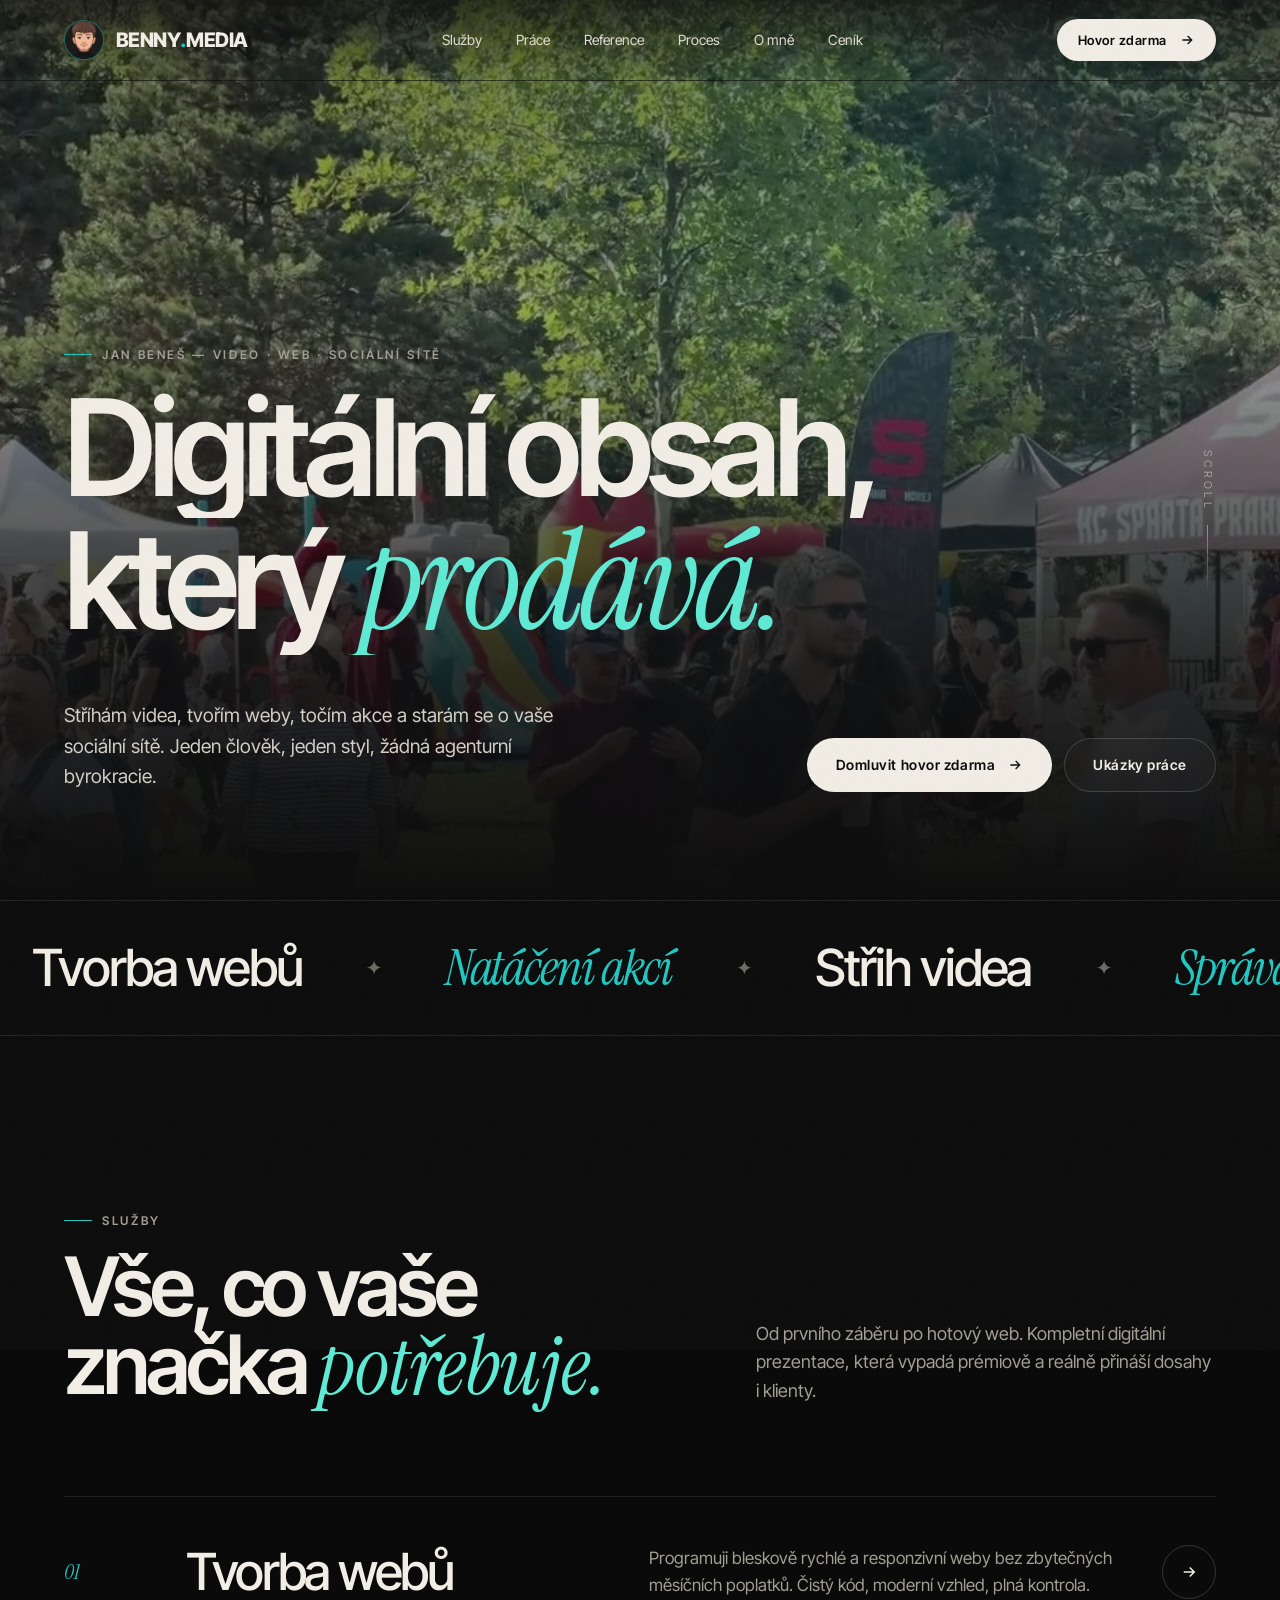
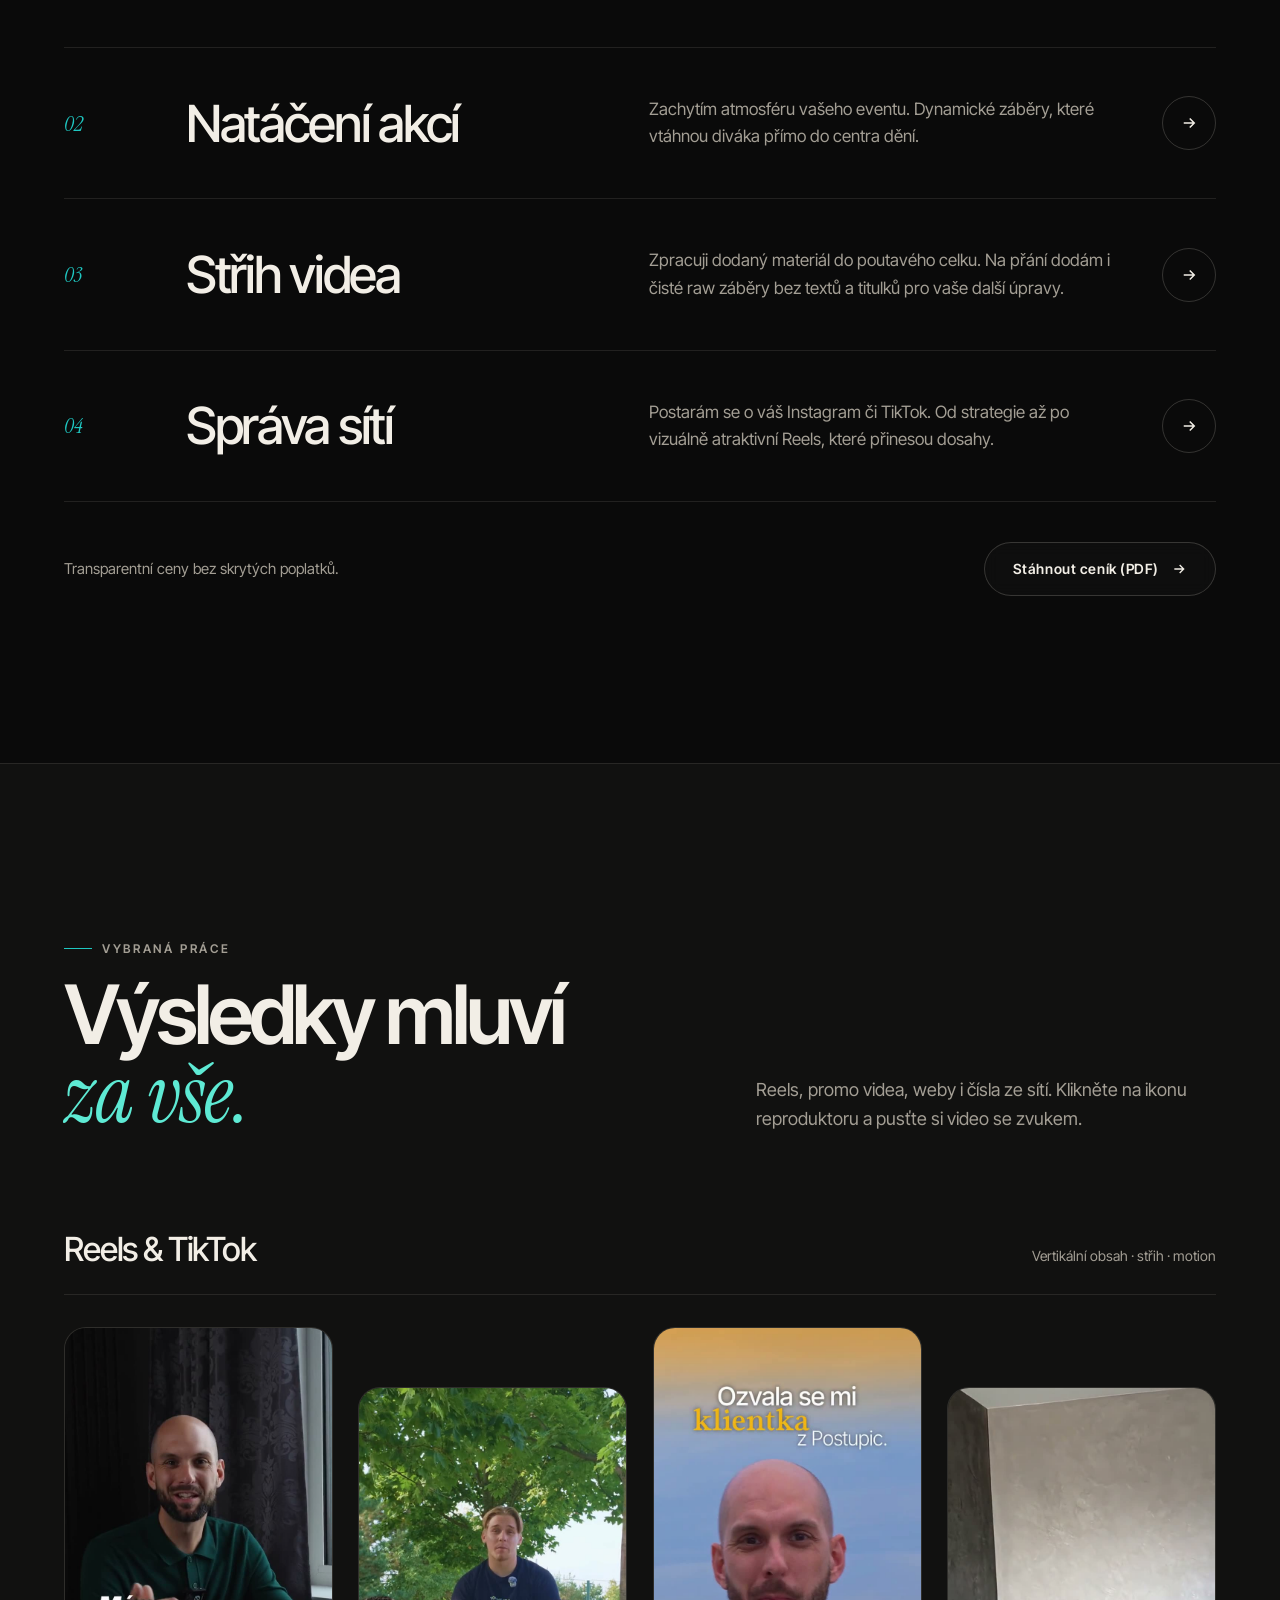
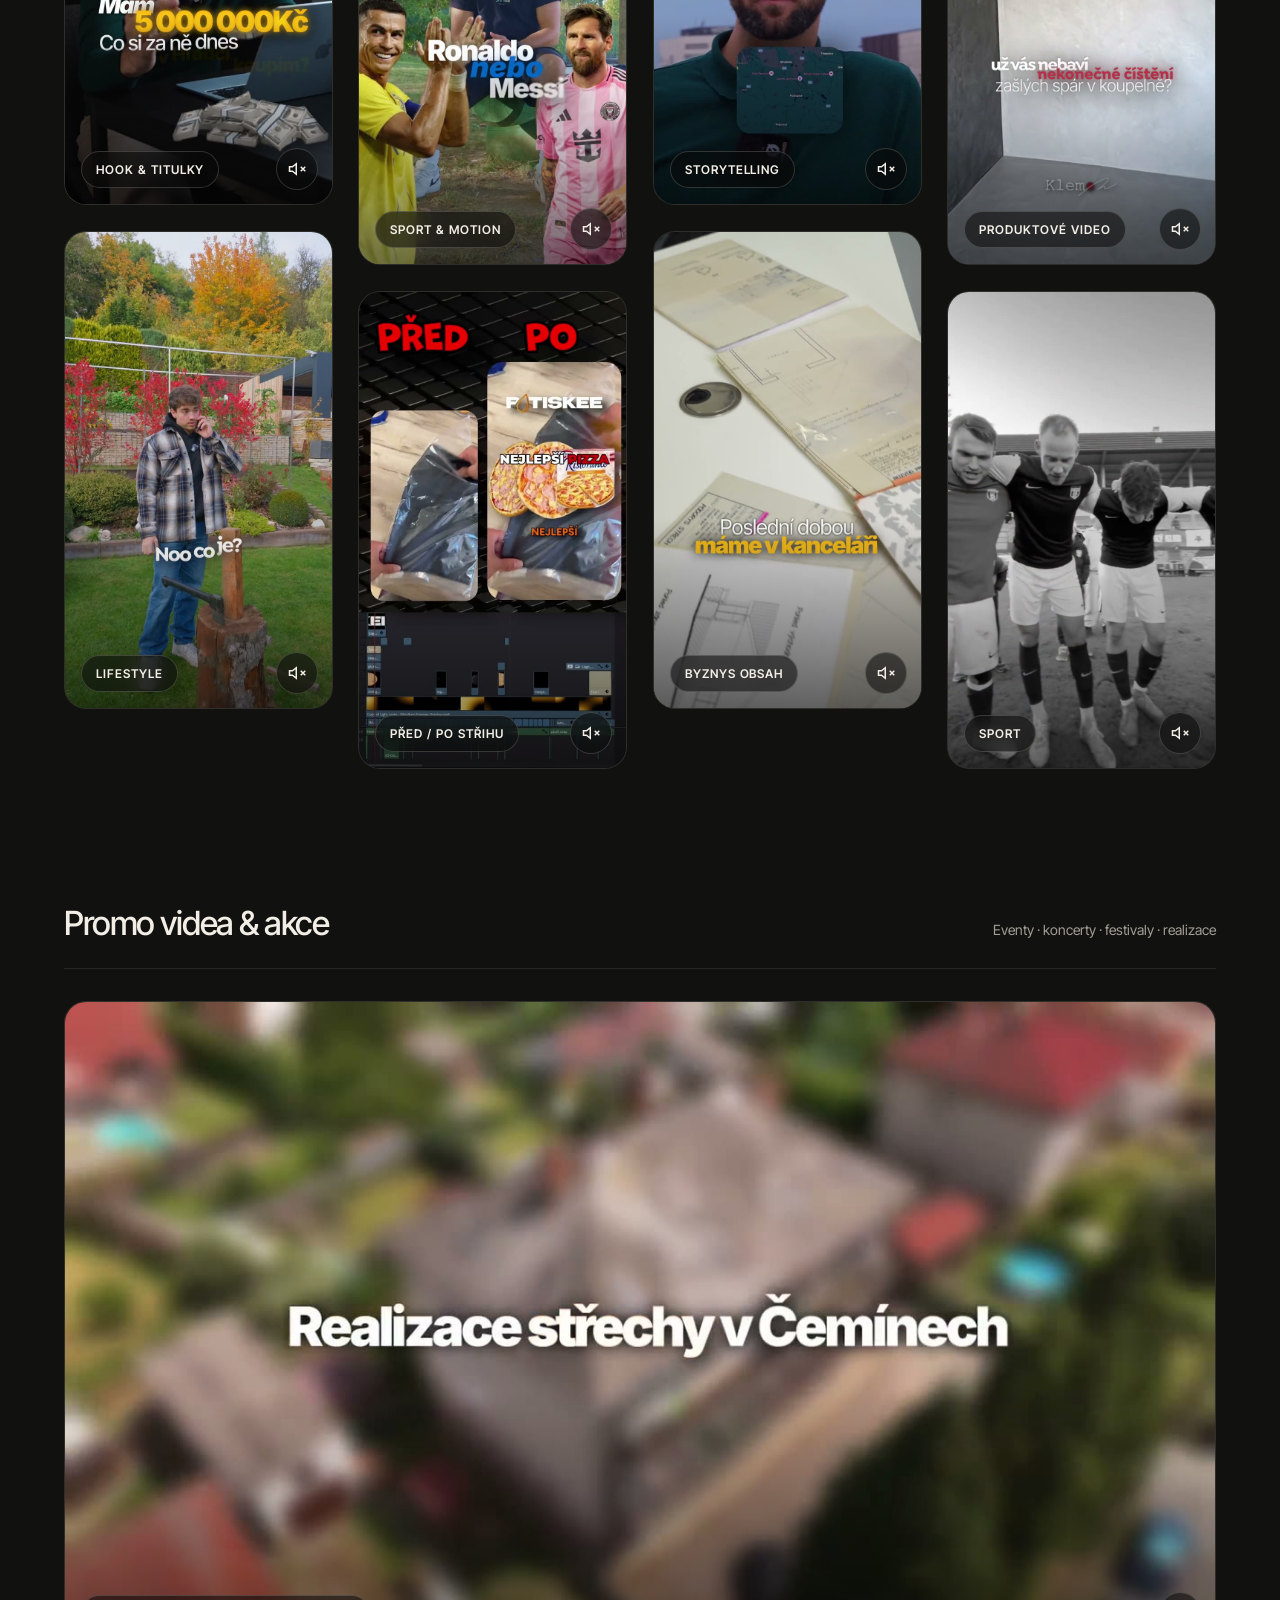
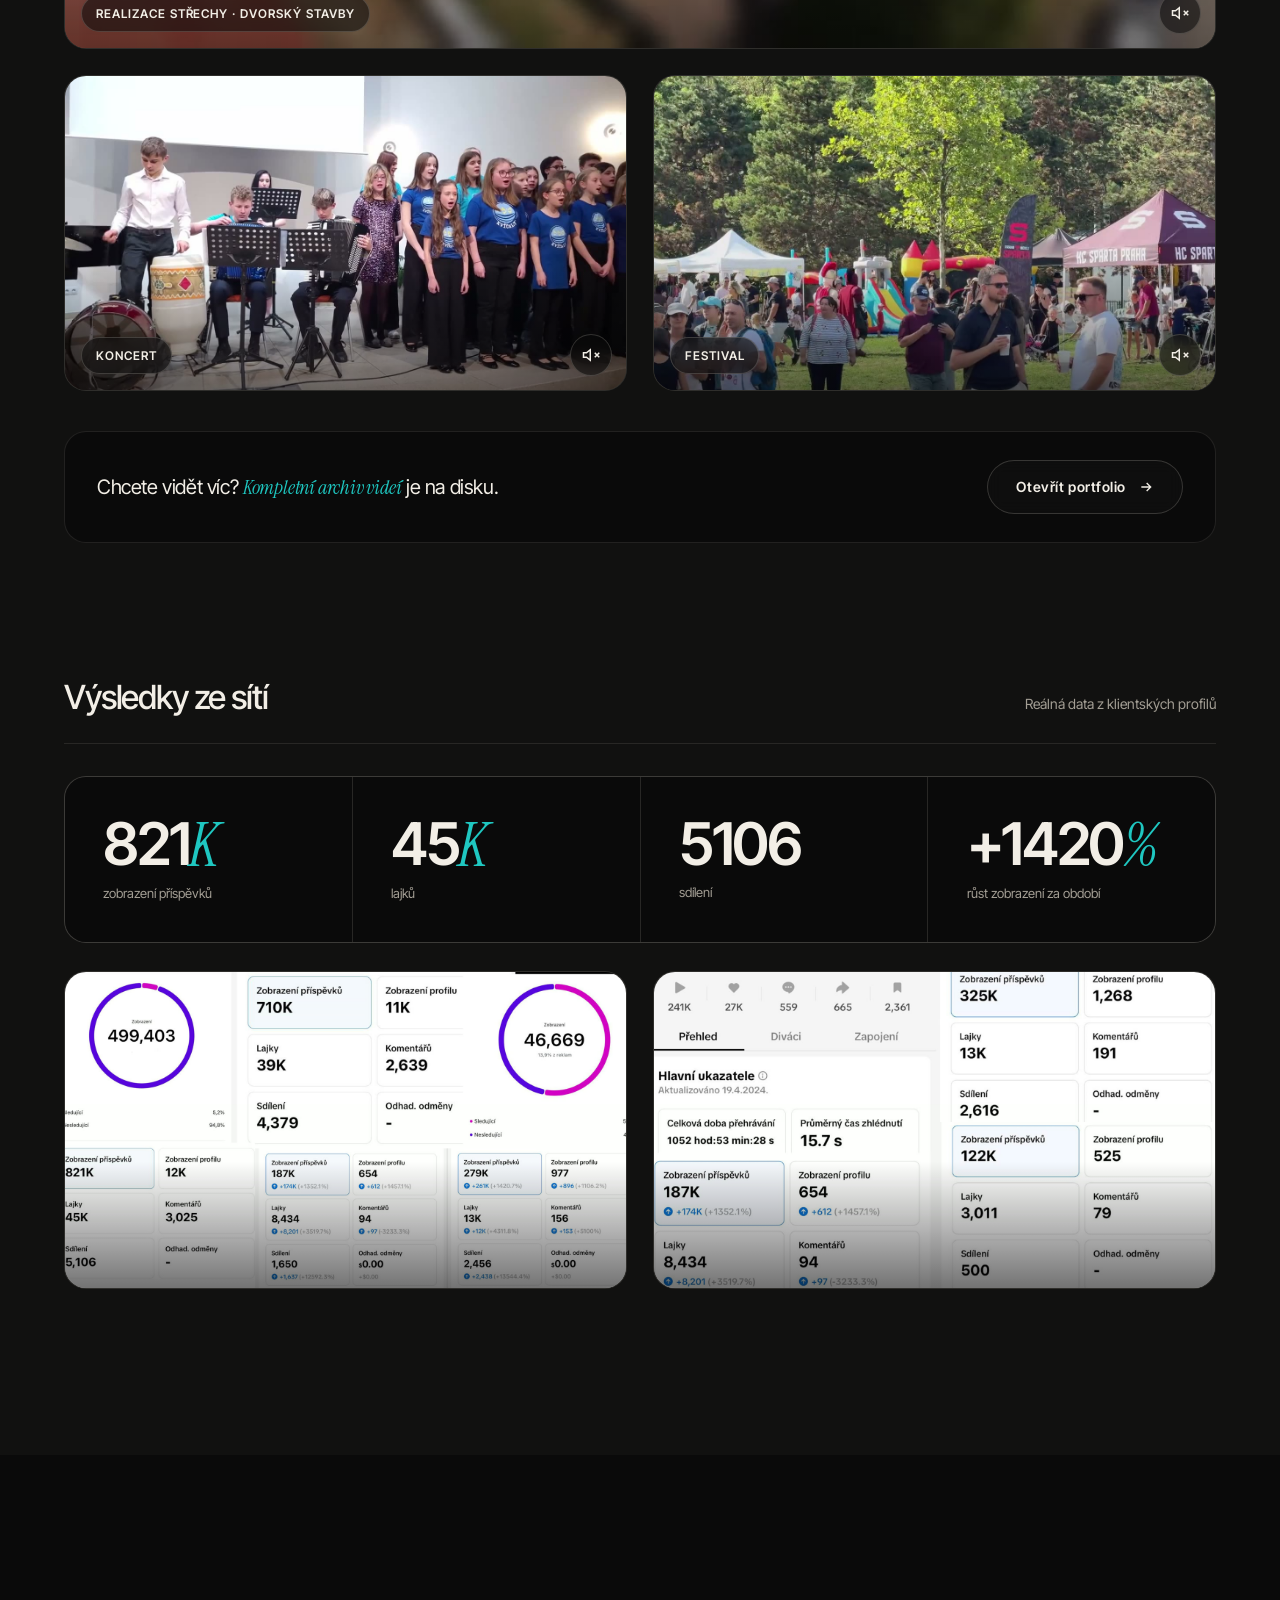
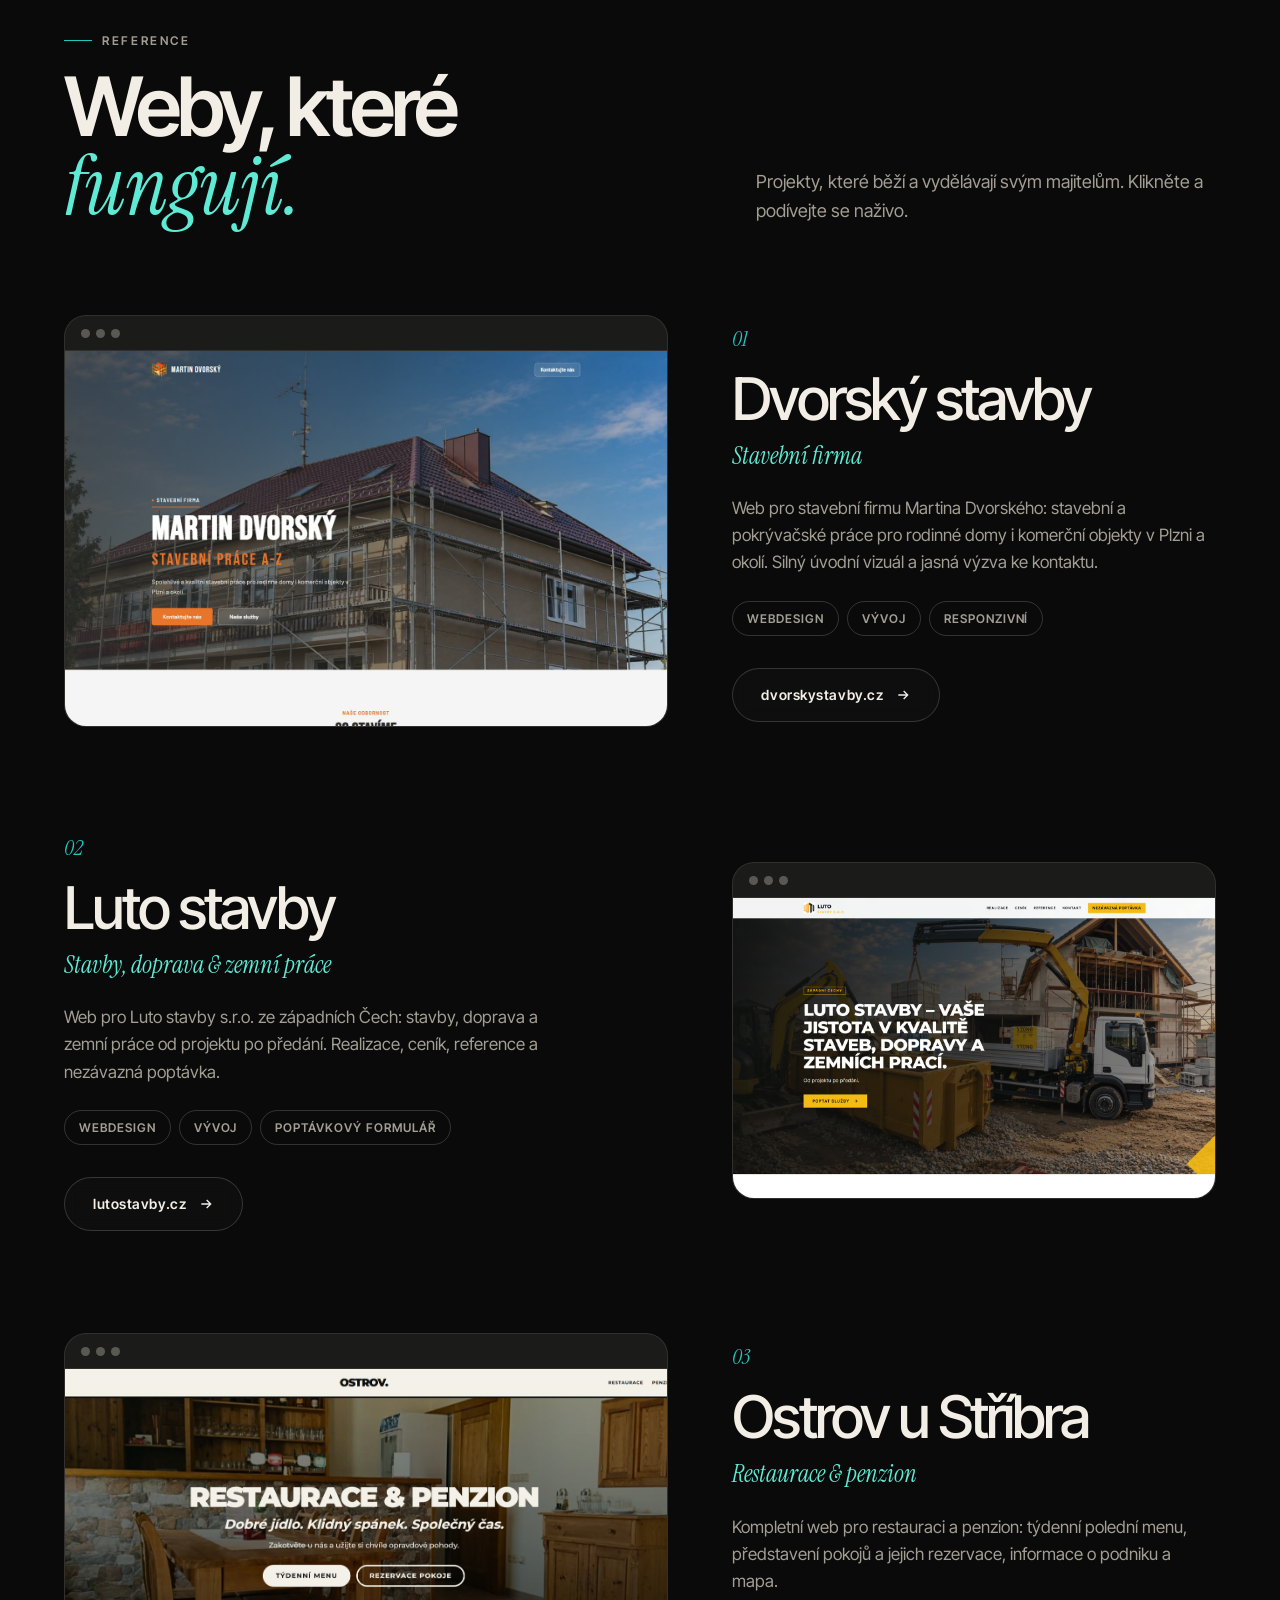
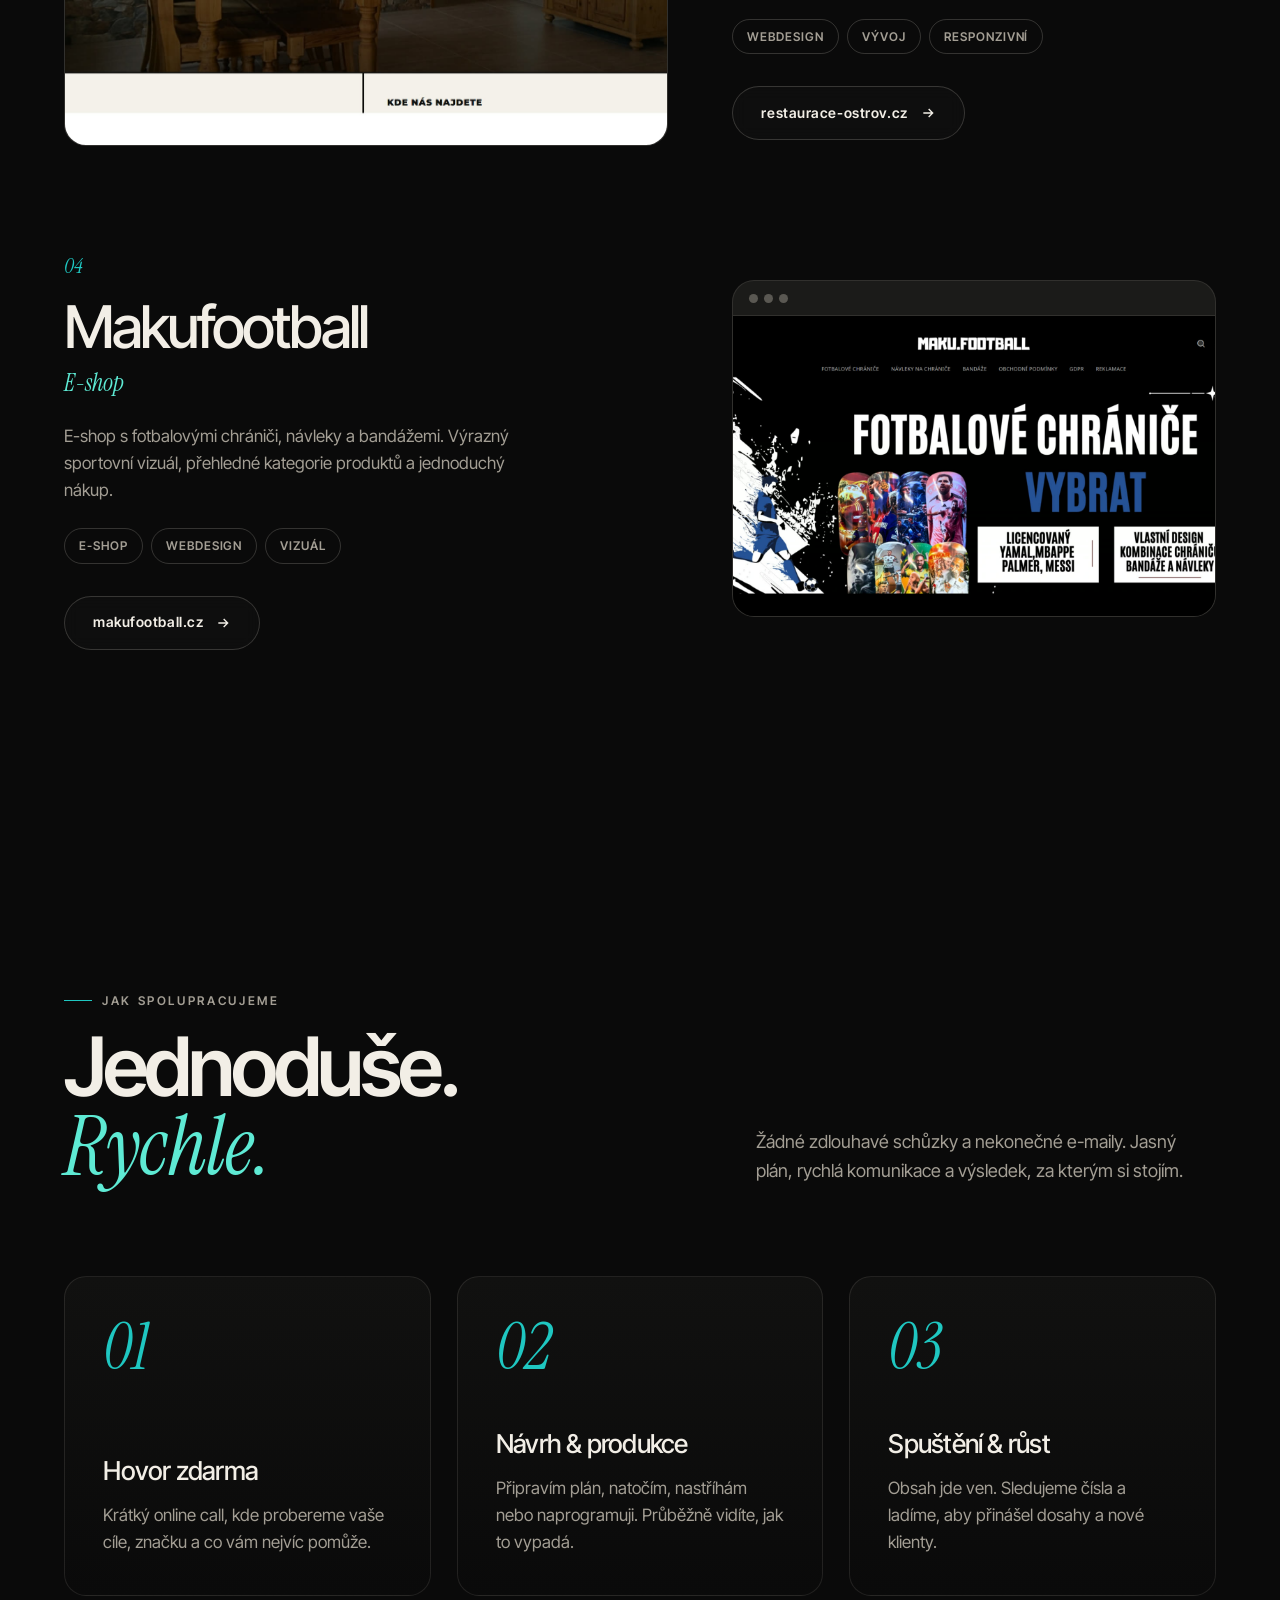
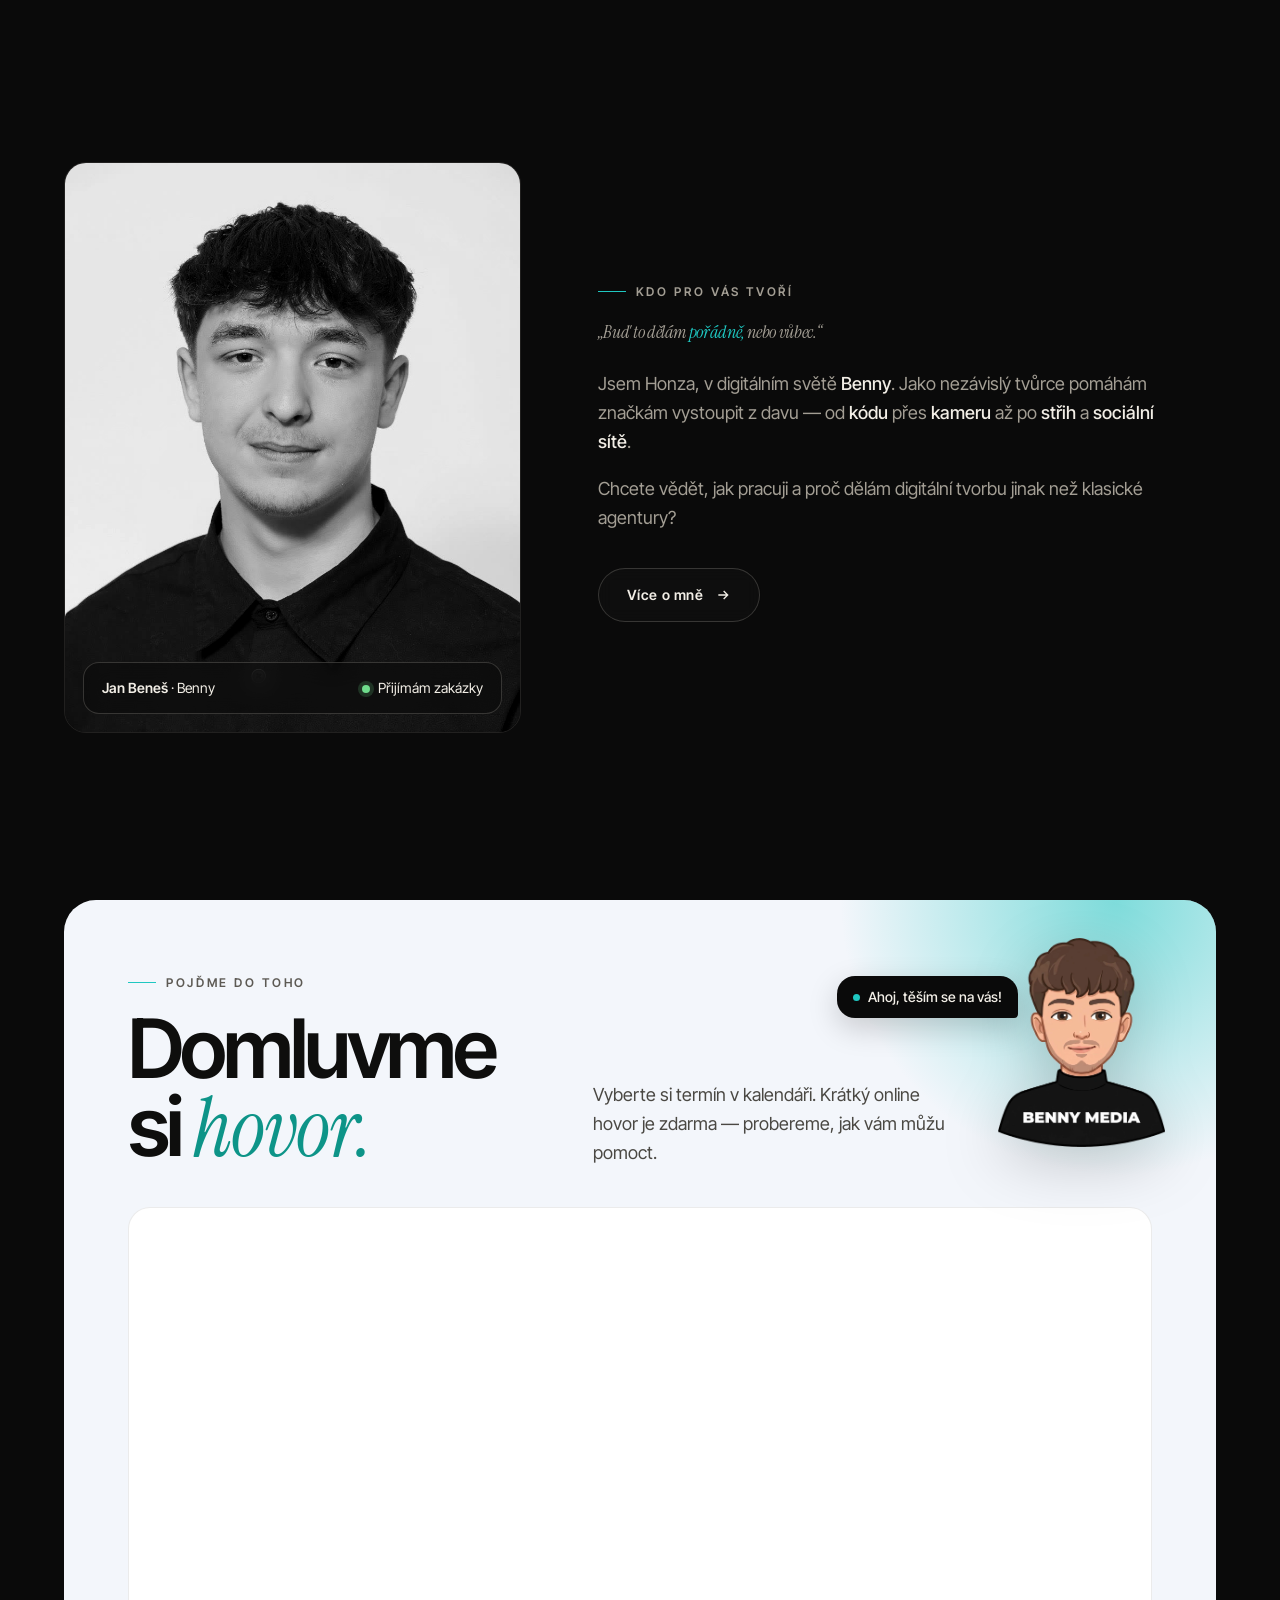
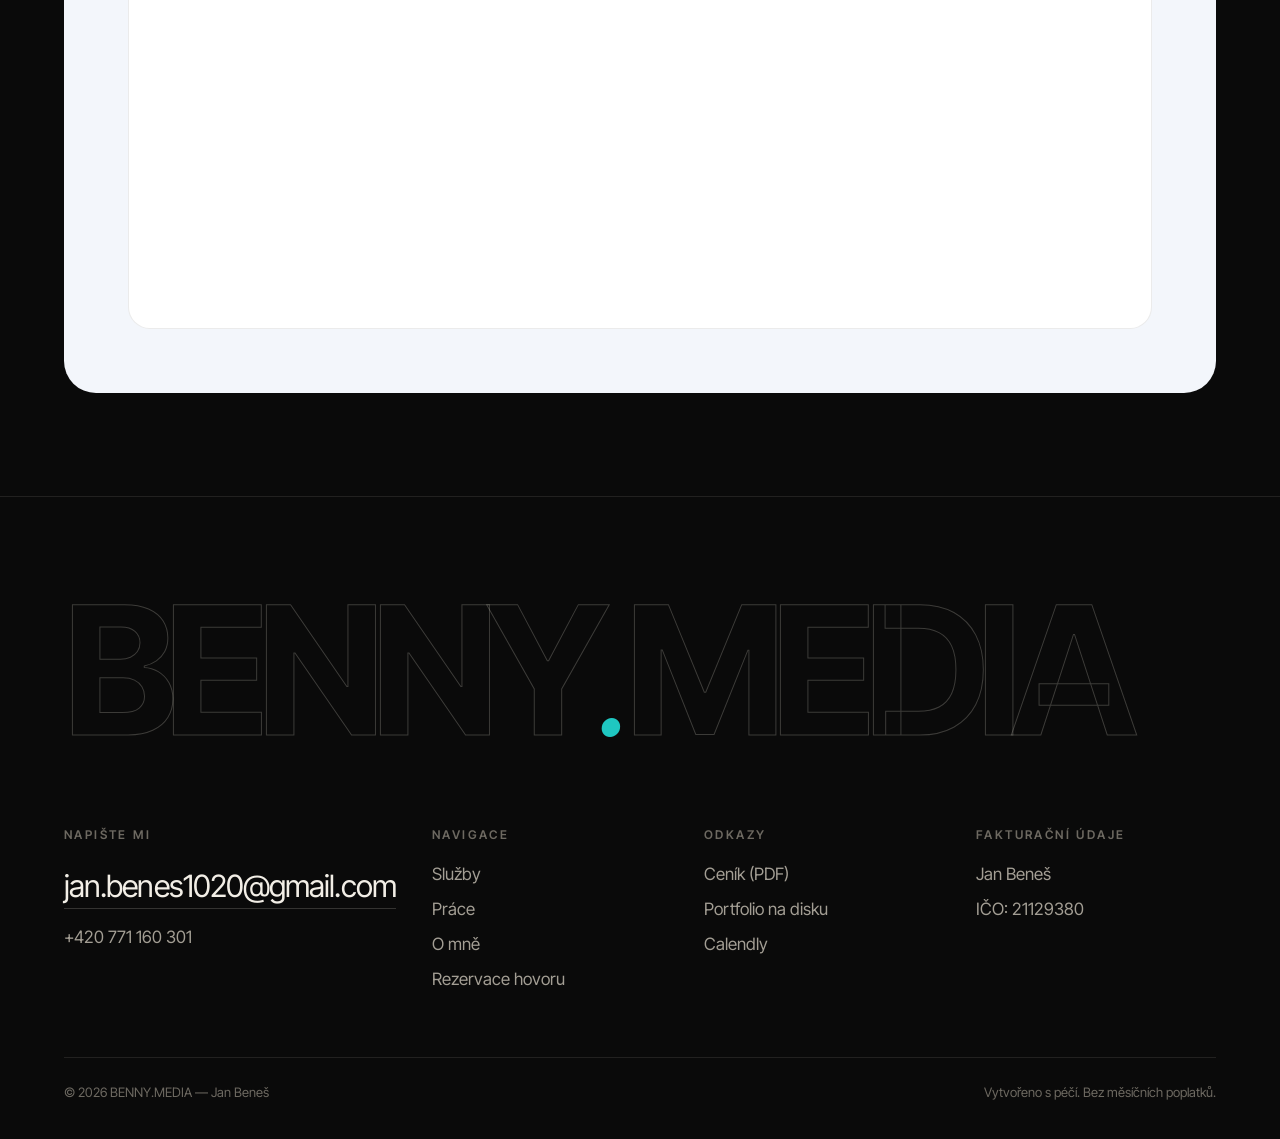
<file: index.html>
<!DOCTYPE html>
<html lang="cs">
<head>
  <meta charset="UTF-8">
  <meta name="viewport" content="width=device-width, initial-scale=1.0">
  <title>Tvorba webů, střih videa a správa sítí | BENNY.MEDIA</title>
  <meta name="description" content="Jan Beneš (BENNY.MEDIA): rychlé weby bez měsíčních poplatků, střih videa a reels, natáčení akcí a správa Instagramu a TikToku. Domluvte si hovor zdarma.">
  <meta name="author" content="Jan Beneš">
  <meta name="robots" content="index, follow, max-image-preview:large, max-snippet:-1, max-video-preview:-1">
  <meta name="theme-color" content="#0a0a0a">
  <link rel="canonical" href="https://bennymedia.cz/">

  <meta property="og:site_name" content="BENNY.MEDIA">
  <meta property="og:locale" content="cs_CZ">
  <meta property="og:type" content="website">
  <meta property="og:url" content="https://bennymedia.cz/">
  <meta property="og:title" content="BENNY.MEDIA — Tvorba webů, střih videa a správa sítí">
  <meta property="og:description" content="Weby bez měsíčních poplatků, videa, která drží pozornost, a sociální sítě, které rostou.">
  <meta property="og:image" content="https://bennymedia.cz/assets/img/og-image.jpg">
  <meta property="og:image:width" content="1200">
  <meta property="og:image:height" content="630">
  <meta property="og:image:alt" content="BENNY.MEDIA — Digitální obsah, který prodává">
  <meta name="twitter:card" content="summary_large_image">
  <meta name="twitter:title" content="BENNY.MEDIA — Tvorba webů, střih videa a správa sítí">
  <meta name="twitter:description" content="Weby bez měsíčních poplatků, videa, která drží pozornost, a sociální sítě, které rostou.">
  <meta name="twitter:image" content="https://bennymedia.cz/assets/img/og-image.jpg">

  <script type="application/ld+json">
  {
    "@context": "https://schema.org",
    "@graph": [
      {
        "@type": "WebSite",
        "@id": "https://bennymedia.cz/#website",
        "url": "https://bennymedia.cz/",
        "name": "BENNY.MEDIA",
        "inLanguage": "cs-CZ",
        "publisher": { "@id": "https://bennymedia.cz/#business" }
      },
      {
        "@type": "ProfessionalService",
        "@id": "https://bennymedia.cz/#business",
        "name": "BENNY.MEDIA",
        "alternateName": "Jan Beneš — BENNY.MEDIA",
        "url": "https://bennymedia.cz/",
        "logo": "https://bennymedia.cz/assets/img/avatar-sm.png",
        "image": "https://bennymedia.cz/assets/img/og-image.jpg",
        "description": "Tvorba rychlých webů bez měsíčních poplatků, střih videa a reels, natáčení akcí a správa sociálních sítí.",
        "email": "jan.benes1020@gmail.com",
        "telephone": "+420771160301",
        "taxID": "21129380",
        "areaServed": { "@type": "Country", "name": "Česká republika" },
        "founder": { "@id": "https://bennymedia.cz/#jan" },
        "knowsLanguage": "cs",
        "hasOfferCatalog": {
          "@type": "OfferCatalog",
          "name": "Služby",
          "itemListElement": [
            { "@type": "Offer", "itemOffered": { "@type": "Service", "name": "Tvorba webů", "description": "Rychlé a responzivní weby bez měsíčních poplatků." } },
            { "@type": "Offer", "itemOffered": { "@type": "Service", "name": "Natáčení akcí", "description": "Dynamické záběry z eventů, koncertů a festivalů." } },
            { "@type": "Offer", "itemOffered": { "@type": "Service", "name": "Střih videa", "description": "Střih reels, promo videí a dodaného materiálu." } },
            { "@type": "Offer", "itemOffered": { "@type": "Service", "name": "Správa sociálních sítí", "description": "Strategie a tvorba obsahu pro Instagram a TikTok." } }
          ]
        }
      },
      {
        "@type": "Person",
        "@id": "https://bennymedia.cz/#jan",
        "name": "Jan Beneš",
        "alternateName": "Benny",
        "jobTitle": "Tvůrce webů a videoobsahu",
        "image": "https://bennymedia.cz/assets/img/profilovka.jpg",
        "url": "https://bennymedia.cz/o-mne.html",
        "worksFor": { "@id": "https://bennymedia.cz/#business" }
      }
    ]
  }
  </script>

  <link rel="icon" type="image/png" href="assets/img/avatar-sm.png">
  <link rel="apple-touch-icon" href="assets/img/avatar-sm.png">
  <link rel="preconnect" href="https://fonts.googleapis.com">
  <link rel="preconnect" href="https://fonts.gstatic.com" crossorigin>
  <link href="https://fonts.googleapis.com/css2?family=Instrument+Serif:ital@0;1&family=Inter+Tight:wght@400;500;600;700;800&display=swap" rel="stylesheet">
  <link rel="preload" as="image" href="assets/img/promo-2-poster.jpg" fetchpriority="high">
  <link rel="stylesheet" href="assets/css/style.css">
</head>
<body>

  <!-- NAV -->
  <header class="nav">
    <div class="container nav-inner">
      <a href="/" class="logo" aria-label="BENNY.MEDIA domů"><img class="logo-avatar" src="assets/img/avatar-sm.webp" alt="" width="40" height="40">BENNY<span>.</span>MEDIA</a>
      <nav class="nav-links" aria-label="Hlavní navigace">
        <a href="#sluzby">Služby</a>
        <a href="#prace">Práce</a>
        <a href="#reference">Reference</a>
        <a href="#proces">Proces</a>
        <a href="o-mne.html">O mně</a>
        <a href="Cenik_Jan_Benes_Prehledny.pdf" target="_blank" rel="noopener">Ceník</a>
      </nav>
      <div class="nav-cta">
        <a href="#rezervace" class="btn btn-primary btn-sm">Hovor zdarma
          <svg viewBox="0 0 24 24" fill="none" stroke="currentColor" stroke-width="2"><path d="M5 12h14M13 6l6 6-6 6"/></svg>
        </a>
        <button class="burger" aria-label="Menu" aria-expanded="false"><span></span><span></span></button>
      </div>
    </div>
  </header>

  <div class="mobile-menu" aria-hidden="true">
    <a class="big" href="#sluzby">Služby</a>
    <a class="big" href="#prace"><em>Práce</em></a>
    <a class="big" href="#reference">Reference</a>
    <a class="big" href="#proces">Proces</a>
    <a class="big" href="o-mne.html"><em>O mně</em></a>
    <a class="big" href="#rezervace">Kontakt</a>
    <div class="meta">
      <a href="Cenik_Jan_Benes_Prehledny.pdf" target="_blank" rel="noopener">Stáhnout ceník (PDF) ↗</a><br>
      <a href="mailto:jan.benes1020@gmail.com">jan.benes1020@gmail.com</a>
    </div>
  </div>

  <main>
    <!-- HERO -->
    <section class="hero">
      <div class="hero-media">
        <video autoplay muted loop playsinline preload="auto" poster="assets/img/promo-2-poster.jpg">
          <source src="assets/media/hero.mp4" type="video/mp4">
        </video>
      </div>
      <div class="scroll-hint">Scroll</div>

      <div class="container hero-content">
        <span class="eyebrow fade-up">Jan Beneš — video · web · sociální sítě</span>
        <h1>
          <span class="line-mask"><span>Digitální obsah,</span></span>
          <span class="line-mask"><span style="--d:.12s">který <span class="serif">prodává.</span></span></span>
        </h1>

        <div class="hero-bottom">
          <p class="hero-lead fade-up" style="--d:.4s">
            Stříhám videa, tvořím weby, točím akce a starám se o vaše sociální sítě. Jeden člověk, jeden styl, žádná agenturní byrokracie.
          </p>
          <div class="hero-actions fade-up" style="--d:.5s">
            <a href="#rezervace" class="btn btn-primary">Domluvit hovor zdarma
              <svg viewBox="0 0 24 24" fill="none" stroke="currentColor" stroke-width="2"><path d="M5 12h14M13 6l6 6-6 6"/></svg>
            </a>
            <a href="#prace" class="btn btn-ghost">Ukázky práce</a>
          </div>
        </div>

      </div>
    </section>

    <!-- MARQUEE -->
    <div class="marquee" aria-hidden="true">
      <div class="marquee-track">
        <span>Tvorba webů</span><span>Natáčení akcí</span><span>Střih videa</span><span>Správa sítí</span><span>Reels &amp; TikTok</span><span>Promo videa</span>
        <span>Tvorba webů</span><span>Natáčení akcí</span><span>Střih videa</span><span>Správa sítí</span><span>Reels &amp; TikTok</span><span>Promo videa</span>
      </div>
    </div>

    <!-- SERVICES -->
    <section id="sluzby" class="section">
      <div class="container">
        <div class="section-head">
          <div class="reveal">
            <span class="eyebrow">Služby</span>
            <h2 class="h2">Vše, co vaše značka <span class="serif">potřebuje.</span></h2>
          </div>
          <p class="reveal" style="--d:.1s">Od prvního záběru po hotový web. Kompletní digitální prezentace, která vypadá prémiově a reálně přináší dosahy i klienty.</p>
        </div>

        <div class="services">
          <article class="service reveal">
            <span class="service-num">01</span>
            <h3>Tvorba webů</h3>
            <p>Programuji bleskově rychlé a responzivní weby bez zbytečných měsíčních poplatků. Čistý kód, moderní vzhled, plná kontrola.</p>
            <span class="service-icon"><svg viewBox="0 0 24 24" fill="none" stroke="currentColor" stroke-width="2"><path d="M5 12h14M13 6l6 6-6 6"/></svg></span>
          </article>
          <article class="service reveal">
            <span class="service-num">02</span>
            <h3>Natáčení akcí</h3>
            <p>Zachytím atmosféru vašeho eventu. Dynamické záběry, které vtáhnou diváka přímo do centra dění.</p>
            <span class="service-icon"><svg viewBox="0 0 24 24" fill="none" stroke="currentColor" stroke-width="2"><path d="M5 12h14M13 6l6 6-6 6"/></svg></span>
          </article>
          <article class="service reveal">
            <span class="service-num">03</span>
            <h3>Střih videa</h3>
            <p>Zpracuji dodaný materiál do poutavého celku. Na přání dodám i čisté raw záběry bez textů a titulků pro vaše další úpravy.</p>
            <span class="service-icon"><svg viewBox="0 0 24 24" fill="none" stroke="currentColor" stroke-width="2"><path d="M5 12h14M13 6l6 6-6 6"/></svg></span>
          </article>
          <article class="service reveal">
            <span class="service-num">04</span>
            <h3>Správa sítí</h3>
            <p>Postarám se o váš Instagram či TikTok. Od strategie až po vizuálně atraktivní Reels, které přinesou dosahy.</p>
            <span class="service-icon"><svg viewBox="0 0 24 24" fill="none" stroke="currentColor" stroke-width="2"><path d="M5 12h14M13 6l6 6-6 6"/></svg></span>
          </article>
        </div>

        <div class="services-foot reveal">
          <span>Transparentní ceny bez skrytých poplatků.</span>
          <a href="Cenik_Jan_Benes_Prehledny.pdf" target="_blank" rel="noopener" class="btn btn-ghost">Stáhnout ceník (PDF)
            <svg viewBox="0 0 24 24" fill="none" stroke="currentColor" stroke-width="2"><path d="M5 12h14M13 6l6 6-6 6"/></svg>
          </a>
        </div>
      </div>
    </section>

    <!-- WORK -->
    <section id="prace" class="section work">
      <div class="container">
        <div class="section-head">
          <div class="reveal">
            <span class="eyebrow">Vybraná práce</span>
            <h2 class="h2">Výsledky mluví <span class="serif">za vše.</span></h2>
          </div>
          <p class="reveal" style="--d:.1s">Reels, promo videa, weby i čísla ze sítí. Klikněte na ikonu reproduktoru a pusťte si video se zvukem.</p>
        </div>

        <!-- Reels -->
        <div class="work-block">
          <div class="work-label reveal"><h3>Reels &amp; TikTok</h3><span>Vertikální obsah · střih · motion</span></div>
          <div class="grid-reels">
            <div class="media vertical reveal">
              <video muted loop playsinline preload="none" poster="assets/img/reels-6-poster.jpg" data-src="assets/media/reels-6.mp4"></video>
              <span class="media-tag">Hook &amp; titulky</span>
              <button class="sound-btn" aria-label="Zapnout zvuk" aria-pressed="false">
                <svg class="off" viewBox="0 0 24 24" fill="none" stroke="currentColor" stroke-width="2"><path d="M11 5 6 9H2v6h4l5 4V5z"/><path d="m23 9-6 6M17 9l6 6"/></svg>
                <svg class="on" viewBox="0 0 24 24" fill="none" stroke="currentColor" stroke-width="2"><path d="M11 5 6 9H2v6h4l5 4V5z"/><path d="M15.5 8.5a5 5 0 0 1 0 7M19 5a10 10 0 0 1 0 14"/></svg>
              </button>
            </div>
            <div class="media vertical reveal" style="--d:.1s">
              <video muted loop playsinline preload="none" poster="assets/img/reels-7-poster.jpg" data-src="assets/media/reels-7.mp4"></video>
              <span class="media-tag">Sport &amp; motion</span>
              <button class="sound-btn" aria-label="Zapnout zvuk" aria-pressed="false">
                <svg class="off" viewBox="0 0 24 24" fill="none" stroke="currentColor" stroke-width="2"><path d="M11 5 6 9H2v6h4l5 4V5z"/><path d="m23 9-6 6M17 9l6 6"/></svg>
                <svg class="on" viewBox="0 0 24 24" fill="none" stroke="currentColor" stroke-width="2"><path d="M11 5 6 9H2v6h4l5 4V5z"/><path d="M15.5 8.5a5 5 0 0 1 0 7M19 5a10 10 0 0 1 0 14"/></svg>
              </button>
            </div>
            <div class="media vertical reveal" style="--d:.2s">
              <video muted loop playsinline preload="none" poster="assets/img/reels-4-poster.jpg" data-src="assets/media/reels-4.mp4"></video>
              <span class="media-tag">Storytelling</span>
              <button class="sound-btn" aria-label="Zapnout zvuk" aria-pressed="false">
                <svg class="off" viewBox="0 0 24 24" fill="none" stroke="currentColor" stroke-width="2"><path d="M11 5 6 9H2v6h4l5 4V5z"/><path d="m23 9-6 6M17 9l6 6"/></svg>
                <svg class="on" viewBox="0 0 24 24" fill="none" stroke="currentColor" stroke-width="2"><path d="M11 5 6 9H2v6h4l5 4V5z"/><path d="M15.5 8.5a5 5 0 0 1 0 7M19 5a10 10 0 0 1 0 14"/></svg>
              </button>
            </div>
            <div class="media vertical reveal" style="--d:.3s">
              <video muted loop playsinline preload="none" poster="assets/img/reels-9-poster.jpg" data-src="assets/media/reels-9.mp4"></video>
              <span class="media-tag">Produktové video</span>
              <button class="sound-btn" aria-label="Zapnout zvuk" aria-pressed="false">
                <svg class="off" viewBox="0 0 24 24" fill="none" stroke="currentColor" stroke-width="2"><path d="M11 5 6 9H2v6h4l5 4V5z"/><path d="m23 9-6 6M17 9l6 6"/></svg>
                <svg class="on" viewBox="0 0 24 24" fill="none" stroke="currentColor" stroke-width="2"><path d="M11 5 6 9H2v6h4l5 4V5z"/><path d="M15.5 8.5a5 5 0 0 1 0 7M19 5a10 10 0 0 1 0 14"/></svg>
              </button>
            </div>
            <div class="media vertical reveal">
              <video muted loop playsinline preload="none" poster="assets/img/reels-8-poster.jpg" data-src="assets/media/reels-8.mp4"></video>
              <span class="media-tag">Lifestyle</span>
              <button class="sound-btn" aria-label="Zapnout zvuk" aria-pressed="false">
                <svg class="off" viewBox="0 0 24 24" fill="none" stroke="currentColor" stroke-width="2"><path d="M11 5 6 9H2v6h4l5 4V5z"/><path d="m23 9-6 6M17 9l6 6"/></svg>
                <svg class="on" viewBox="0 0 24 24" fill="none" stroke="currentColor" stroke-width="2"><path d="M11 5 6 9H2v6h4l5 4V5z"/><path d="M15.5 8.5a5 5 0 0 1 0 7M19 5a10 10 0 0 1 0 14"/></svg>
              </button>
            </div>
            <div class="media vertical reveal" style="--d:.1s">
              <video muted loop playsinline preload="none" poster="assets/img/reels-2-poster.jpg" data-src="assets/media/reels-2.mp4"></video>
              <span class="media-tag">Před / po střihu</span>
              <button class="sound-btn" aria-label="Zapnout zvuk" aria-pressed="false">
                <svg class="off" viewBox="0 0 24 24" fill="none" stroke="currentColor" stroke-width="2"><path d="M11 5 6 9H2v6h4l5 4V5z"/><path d="m23 9-6 6M17 9l6 6"/></svg>
                <svg class="on" viewBox="0 0 24 24" fill="none" stroke="currentColor" stroke-width="2"><path d="M11 5 6 9H2v6h4l5 4V5z"/><path d="M15.5 8.5a5 5 0 0 1 0 7M19 5a10 10 0 0 1 0 14"/></svg>
              </button>
            </div>
            <div class="media vertical reveal" style="--d:.2s">
              <video muted loop playsinline preload="none" poster="assets/img/reels-5-poster.jpg" data-src="assets/media/reels-5.mp4"></video>
              <span class="media-tag">Byznys obsah</span>
              <button class="sound-btn" aria-label="Zapnout zvuk" aria-pressed="false">
                <svg class="off" viewBox="0 0 24 24" fill="none" stroke="currentColor" stroke-width="2"><path d="M11 5 6 9H2v6h4l5 4V5z"/><path d="m23 9-6 6M17 9l6 6"/></svg>
                <svg class="on" viewBox="0 0 24 24" fill="none" stroke="currentColor" stroke-width="2"><path d="M11 5 6 9H2v6h4l5 4V5z"/><path d="M15.5 8.5a5 5 0 0 1 0 7M19 5a10 10 0 0 1 0 14"/></svg>
              </button>
            </div>
            <div class="media vertical reveal" style="--d:.3s">
              <video muted loop playsinline preload="none" poster="assets/img/reels-10-poster.jpg" data-src="assets/media/reels-10.mp4"></video>
              <span class="media-tag">Sport</span>
              <button class="sound-btn" aria-label="Zapnout zvuk" aria-pressed="false">
                <svg class="off" viewBox="0 0 24 24" fill="none" stroke="currentColor" stroke-width="2"><path d="M11 5 6 9H2v6h4l5 4V5z"/><path d="m23 9-6 6M17 9l6 6"/></svg>
                <svg class="on" viewBox="0 0 24 24" fill="none" stroke="currentColor" stroke-width="2"><path d="M11 5 6 9H2v6h4l5 4V5z"/><path d="M15.5 8.5a5 5 0 0 1 0 7M19 5a10 10 0 0 1 0 14"/></svg>
              </button>
            </div>
          </div>
        </div>

        <!-- Promo -->
        <div class="work-block">
          <div class="work-label reveal"><h3>Promo videa &amp; akce</h3><span>Eventy · koncerty · festivaly · realizace</span></div>
          <div class="grid-2">
            <div class="media wide reveal" style="grid-column: 1 / -1">
              <video muted loop playsinline preload="none" poster="assets/img/promo-3-poster.jpg" data-src="assets/media/promo-3.mp4"></video>
              <span class="media-tag">Realizace střechy · Dvorský stavby</span>
              <button class="sound-btn" aria-label="Zapnout zvuk" aria-pressed="false">
                <svg class="off" viewBox="0 0 24 24" fill="none" stroke="currentColor" stroke-width="2"><path d="M11 5 6 9H2v6h4l5 4V5z"/><path d="m23 9-6 6M17 9l6 6"/></svg>
                <svg class="on" viewBox="0 0 24 24" fill="none" stroke="currentColor" stroke-width="2"><path d="M11 5 6 9H2v6h4l5 4V5z"/><path d="M15.5 8.5a5 5 0 0 1 0 7M19 5a10 10 0 0 1 0 14"/></svg>
              </button>
            </div>
            <div class="media wide reveal">
              <video muted loop playsinline preload="none" poster="assets/img/promo-1-poster.jpg" data-src="assets/media/promo-1.mp4"></video>
              <span class="media-tag">Koncert</span>
              <button class="sound-btn" aria-label="Zapnout zvuk" aria-pressed="false">
                <svg class="off" viewBox="0 0 24 24" fill="none" stroke="currentColor" stroke-width="2"><path d="M11 5 6 9H2v6h4l5 4V5z"/><path d="m23 9-6 6M17 9l6 6"/></svg>
                <svg class="on" viewBox="0 0 24 24" fill="none" stroke="currentColor" stroke-width="2"><path d="M11 5 6 9H2v6h4l5 4V5z"/><path d="M15.5 8.5a5 5 0 0 1 0 7M19 5a10 10 0 0 1 0 14"/></svg>
              </button>
            </div>
            <div class="media wide reveal" style="--d:.1s">
              <video muted loop playsinline preload="none" poster="assets/img/promo-2-poster.jpg" data-src="assets/media/promo-2.mp4"></video>
              <span class="media-tag">Festival</span>
              <button class="sound-btn" aria-label="Zapnout zvuk" aria-pressed="false">
                <svg class="off" viewBox="0 0 24 24" fill="none" stroke="currentColor" stroke-width="2"><path d="M11 5 6 9H2v6h4l5 4V5z"/><path d="m23 9-6 6M17 9l6 6"/></svg>
                <svg class="on" viewBox="0 0 24 24" fill="none" stroke="currentColor" stroke-width="2"><path d="M11 5 6 9H2v6h4l5 4V5z"/><path d="M15.5 8.5a5 5 0 0 1 0 7M19 5a10 10 0 0 1 0 14"/></svg>
              </button>
            </div>
          </div>
          <div class="drive-cta reveal">
            <p>Chcete vidět víc? <span class="serif gold">Kompletní archiv videí</span> je na disku.</p>
            <a href="https://drive.google.com/drive/folders/1-1MyCtyf68ZHPN6m_5NKNIA0el-AaSQm?usp=drive_link" target="_blank" rel="noopener" class="btn btn-ghost">Otevřít portfolio
              <svg viewBox="0 0 24 24" fill="none" stroke="currentColor" stroke-width="2"><path d="M5 12h14M13 6l6 6-6 6"/></svg>
            </a>
          </div>
        </div>

        <!-- Results -->
        <div class="work-block">
          <div class="work-label reveal"><h3>Výsledky ze sítí</h3><span>Reálná data z klientských profilů</span></div>
          <div class="results-grid reveal">
            <div><div class="stat-num"><span data-count="821">821</span><span class="gold">K</span></div><div class="stat-label">zobrazení příspěvků</div></div>
            <div><div class="stat-num"><span data-count="45">45</span><span class="gold">K</span></div><div class="stat-label">lajků</div></div>
            <div><div class="stat-num"><span data-count="5106">5106</span></div><div class="stat-label">sdílení</div></div>
            <div><div class="stat-num">+<span data-count="1420">1420</span><span class="gold">%</span></div><div class="stat-label">růst zobrazení za období</div></div>
          </div>
          <div class="grid-2">
            <figure class="media zoomable reveal" style="margin:0">
              <img src="assets/img/stats-1.jpg" width="1600" height="860" alt="Statistiky dosahů na sociálních sítích 1" loading="lazy" style="aspect-ratio:16/9">
            </figure>
            <figure class="media zoomable reveal" style="margin:0; --d:.1s">
              <img src="assets/img/stats-2.jpg" width="1600" height="860" alt="Statistiky dosahů na sociálních sítích 2" loading="lazy" style="aspect-ratio:16/9">
            </figure>
          </div>
        </div>
      </div>
    </section>

    <!-- REFERENCES -->
    <section id="reference" class="section">
      <div class="container">
        <div class="section-head">
          <div class="reveal">
            <span class="eyebrow">Reference</span>
            <h2 class="h2">Weby, které <span class="serif">fungují.</span></h2>
          </div>
          <p class="reveal" style="--d:.1s">Projekty, které běží a vydělávají svým majitelům. Klikněte a podívejte se naživo.</p>
        </div>

        <div class="refs">
          <article class="ref reveal">
            <a class="ref-shot media browser" href="https://www.dvorskystavby.cz" target="_blank" rel="noopener" aria-label="Otevřít web Dvorský stavby">
              <img src="assets/img/web-3.jpg" width="1600" height="860" alt="Web stavební firmy Martin Dvorský" loading="lazy">
            </a>
            <div class="ref-body">
              <span class="service-num">01</span>
              <h3>Dvorský stavby</h3>
              <p class="ref-cat">Stavební firma</p>
              <p>Web pro stavební firmu Martina Dvorského: stavební a pokrývačské práce pro rodinné domy i komerční objekty v Plzni a okolí. Silný úvodní vizuál a jasná výzva ke kontaktu.</p>
              <ul class="tags"><li>Webdesign</li><li>Vývoj</li><li>Responzivní</li></ul>
              <a href="https://www.dvorskystavby.cz" target="_blank" rel="noopener" class="btn btn-ghost">dvorskystavby.cz
                <svg viewBox="0 0 24 24" fill="none" stroke="currentColor" stroke-width="2"><path d="M5 12h14M13 6l6 6-6 6"/></svg>
              </a>
            </div>
          </article>

          <article class="ref ref-flip reveal">
            <a class="ref-shot media browser" href="https://www.lutostavby.cz" target="_blank" rel="noopener" aria-label="Otevřít web Luto stavby">
              <img src="assets/img/web-4.jpg" width="1600" height="860" alt="Web firmy Luto stavby s.r.o." loading="lazy">
            </a>
            <div class="ref-body">
              <span class="service-num">02</span>
              <h3>Luto stavby</h3>
              <p class="ref-cat">Stavby, doprava &amp; zemní práce</p>
              <p>Web pro Luto stavby s.r.o. ze západních Čech: stavby, doprava a zemní práce od projektu po předání. Realizace, ceník, reference a nezávazná poptávka.</p>
              <ul class="tags"><li>Webdesign</li><li>Vývoj</li><li>Poptávkový formulář</li></ul>
              <a href="https://www.lutostavby.cz" target="_blank" rel="noopener" class="btn btn-ghost">lutostavby.cz
                <svg viewBox="0 0 24 24" fill="none" stroke="currentColor" stroke-width="2"><path d="M5 12h14M13 6l6 6-6 6"/></svg>
              </a>
            </div>
          </article>

          <article class="ref reveal">
            <a class="ref-shot media browser" href="https://restaurace-ostrov.cz" target="_blank" rel="noopener" aria-label="Otevřít web Ostrov u Stříbra">
              <img src="assets/img/web-1.jpg" width="1600" height="860" alt="Web Ostrov u Stříbra — restaurace a penzion" loading="lazy">
            </a>
            <div class="ref-body">
              <span class="service-num">03</span>
              <h3>Ostrov u Stříbra</h3>
              <p class="ref-cat">Restaurace &amp; penzion</p>
              <p>Kompletní web pro restauraci a penzion: týdenní polední menu, představení pokojů a jejich rezervace, informace o podniku a mapa.</p>
              <ul class="tags"><li>Webdesign</li><li>Vývoj</li><li>Responzivní</li></ul>
              <a href="https://restaurace-ostrov.cz" target="_blank" rel="noopener" class="btn btn-ghost">restaurace-ostrov.cz
                <svg viewBox="0 0 24 24" fill="none" stroke="currentColor" stroke-width="2"><path d="M5 12h14M13 6l6 6-6 6"/></svg>
              </a>
            </div>
          </article>

          <article class="ref ref-flip reveal">
            <a class="ref-shot media browser" href="https://www.makufootball.cz" target="_blank" rel="noopener" aria-label="Otevřít web Makufootball">
              <img src="assets/img/web-2.jpg" width="1600" height="860" alt="E-shop Makufootball s fotbalovými chrániči" loading="lazy">
            </a>
            <div class="ref-body">
              <span class="service-num">04</span>
              <h3>Makufootball</h3>
              <p class="ref-cat">E-shop</p>
              <p>E-shop s fotbalovými chrániči, návleky a bandážemi. Výrazný sportovní vizuál, přehledné kategorie produktů a jednoduchý nákup.</p>
              <ul class="tags"><li>E-shop</li><li>Webdesign</li><li>Vizuál</li></ul>
              <a href="https://www.makufootball.cz" target="_blank" rel="noopener" class="btn btn-ghost">makufootball.cz
                <svg viewBox="0 0 24 24" fill="none" stroke="currentColor" stroke-width="2"><path d="M5 12h14M13 6l6 6-6 6"/></svg>
              </a>
            </div>
          </article>
        </div>
      </div>
    </section>

    <!-- PROCESS -->
    <section id="proces" class="section">
      <div class="container">
        <div class="section-head">
          <div class="reveal">
            <span class="eyebrow">Jak spolupracujeme</span>
            <h2 class="h2">Jednoduše. <span class="serif">Rychle.</span></h2>
          </div>
          <p class="reveal" style="--d:.1s">Žádné zdlouhavé schůzky a nekonečné e-maily. Jasný plán, rychlá komunikace a výsledek, za kterým si stojím.</p>
        </div>
        <div class="process">
          <div class="step reveal">
            <span class="step-num">01</span>
            <div><h4>Hovor zdarma</h4><p>Krátký online call, kde probereme vaše cíle, značku a co vám nejvíc pomůže.</p></div>
          </div>
          <div class="step reveal" style="--d:.1s">
            <span class="step-num">02</span>
            <div><h4>Návrh &amp; produkce</h4><p>Připravím plán, natočím, nastříhám nebo naprogramuji. Průběžně vidíte, jak to vypadá.</p></div>
          </div>
          <div class="step reveal" style="--d:.2s">
            <span class="step-num">03</span>
            <div><h4>Spuštění &amp; růst</h4><p>Obsah jde ven. Sledujeme čísla a ladíme, aby přinášel dosahy a nové klienty.</p></div>
          </div>
        </div>
      </div>
    </section>

    <!-- ABOUT TEASER -->
    <section class="section" style="padding-top:0">
      <div class="container about">
        <div class="portrait reveal">
          <img src="assets/img/profilovka.jpg" alt="Jan Beneš — Benny" loading="lazy">
          <div class="portrait-badge"><span><strong>Jan Beneš</strong> · Benny</span><span><i class="dot"></i>Přijímám zakázky</span></div>
        </div>
        <div class="about-text reveal" style="--d:.1s">
          <span class="eyebrow">Kdo pro vás tvoří</span>
          <p class="quote">„Buď to dělám <span class="gold">pořádně,</span> nebo vůbec.“</p>
          <p>Jsem Honza, v digitálním světě <strong>Benny</strong>. Jako nezávislý tvůrce pomáhám značkám vystoupit z davu — od <strong>kódu</strong> přes <strong>kameru</strong> až po <strong>střih</strong> a <strong>sociální sítě</strong>.</p>
          <p style="margin-bottom:36px">Chcete vědět, jak pracuji a proč dělám digitální tvorbu jinak než klasické agentury?</p>
          <a href="o-mne.html" class="btn btn-ghost">Více o mně
            <svg viewBox="0 0 24 24" fill="none" stroke="currentColor" stroke-width="2"><path d="M5 12h14M13 6l6 6-6 6"/></svg>
          </a>
        </div>
      </div>
    </section>

    <!-- BOOKING -->
    <section id="rezervace" class="booking">
      <div class="container">
        <div class="booking-card reveal">
          <div class="booking-avatar"><img src="assets/img/avatar.webp" alt="Benny — avatar BENNY.MEDIA" loading="lazy" width="360" height="453"><span class="bubble">Ahoj, těším se na vás!</span></div>
          <div class="booking-head">
            <div>
              <span class="eyebrow">Pojďme do toho</span>
              <h2 class="h2">Domluvme si <span class="serif">hovor.</span></h2>
            </div>
            <p>Vyberte si termín v kalendáři. Krátký online hovor je zdarma — probereme, jak vám můžu pomoct.</p>
          </div>
          <div class="calendly-wrap">
            <div class="calendly-inline-widget" data-url="https://calendly.com/jan-benes1020/zdarma-konzulatce-o-soc-sitich?hide_gdpr_banner=1"></div>
          </div>
        </div>
      </div>
    </section>
  </main>

  <!-- FOOTER -->
  <footer class="footer" id="kontakt">
    <div class="container">
      <p class="footer-big" aria-hidden="true">BENNY<span>.</span>MEDIA</p>
      <div class="footer-grid">
        <div>
          <h5>Napište mi</h5>
          <a class="footer-mail" href="mailto:jan.benes1020@gmail.com">jan.benes1020@gmail.com</a>
          <p style="margin-top:14px"><a href="tel:+420771160301">+420 771 160 301</a></p>
        </div>
        <div>
          <h5>Navigace</h5>
          <ul>
            <li><a href="#sluzby">Služby</a></li>
            <li><a href="#prace">Práce</a></li>
            <li><a href="o-mne.html">O mně</a></li>
            <li><a href="#rezervace">Rezervace hovoru</a></li>
          </ul>
        </div>
        <div>
          <h5>Odkazy</h5>
          <ul>
            <li><a href="Cenik_Jan_Benes_Prehledny.pdf" target="_blank" rel="noopener">Ceník (PDF)</a></li>
            <li><a href="https://drive.google.com/drive/folders/1-1MyCtyf68ZHPN6m_5NKNIA0el-AaSQm?usp=drive_link" target="_blank" rel="noopener">Portfolio na disku</a></li>
            <li><a href="https://calendly.com/jan-benes1020/zdarma-konzulatce-o-soc-sitich" target="_blank" rel="noopener">Calendly</a></li>
          </ul>
        </div>
        <div>
          <h5>Fakturační údaje</h5>
          <ul class="muted">
            <li>Jan Beneš</li>
            <li>IČO: 21129380</li>
          </ul>
        </div>
      </div>
      <div class="footer-bottom">
        <span>© <span data-year>2026</span> BENNY.MEDIA — Jan Beneš</span>
        <span>Vytvořeno s péčí. Bez měsíčních poplatků.</span>
      </div>
    </div>
  </footer>

  <script src="assets/js/main.js"></script>
  <script src="https://assets.calendly.com/assets/external/widget.js" async></script>
</body>
</html>
</file>
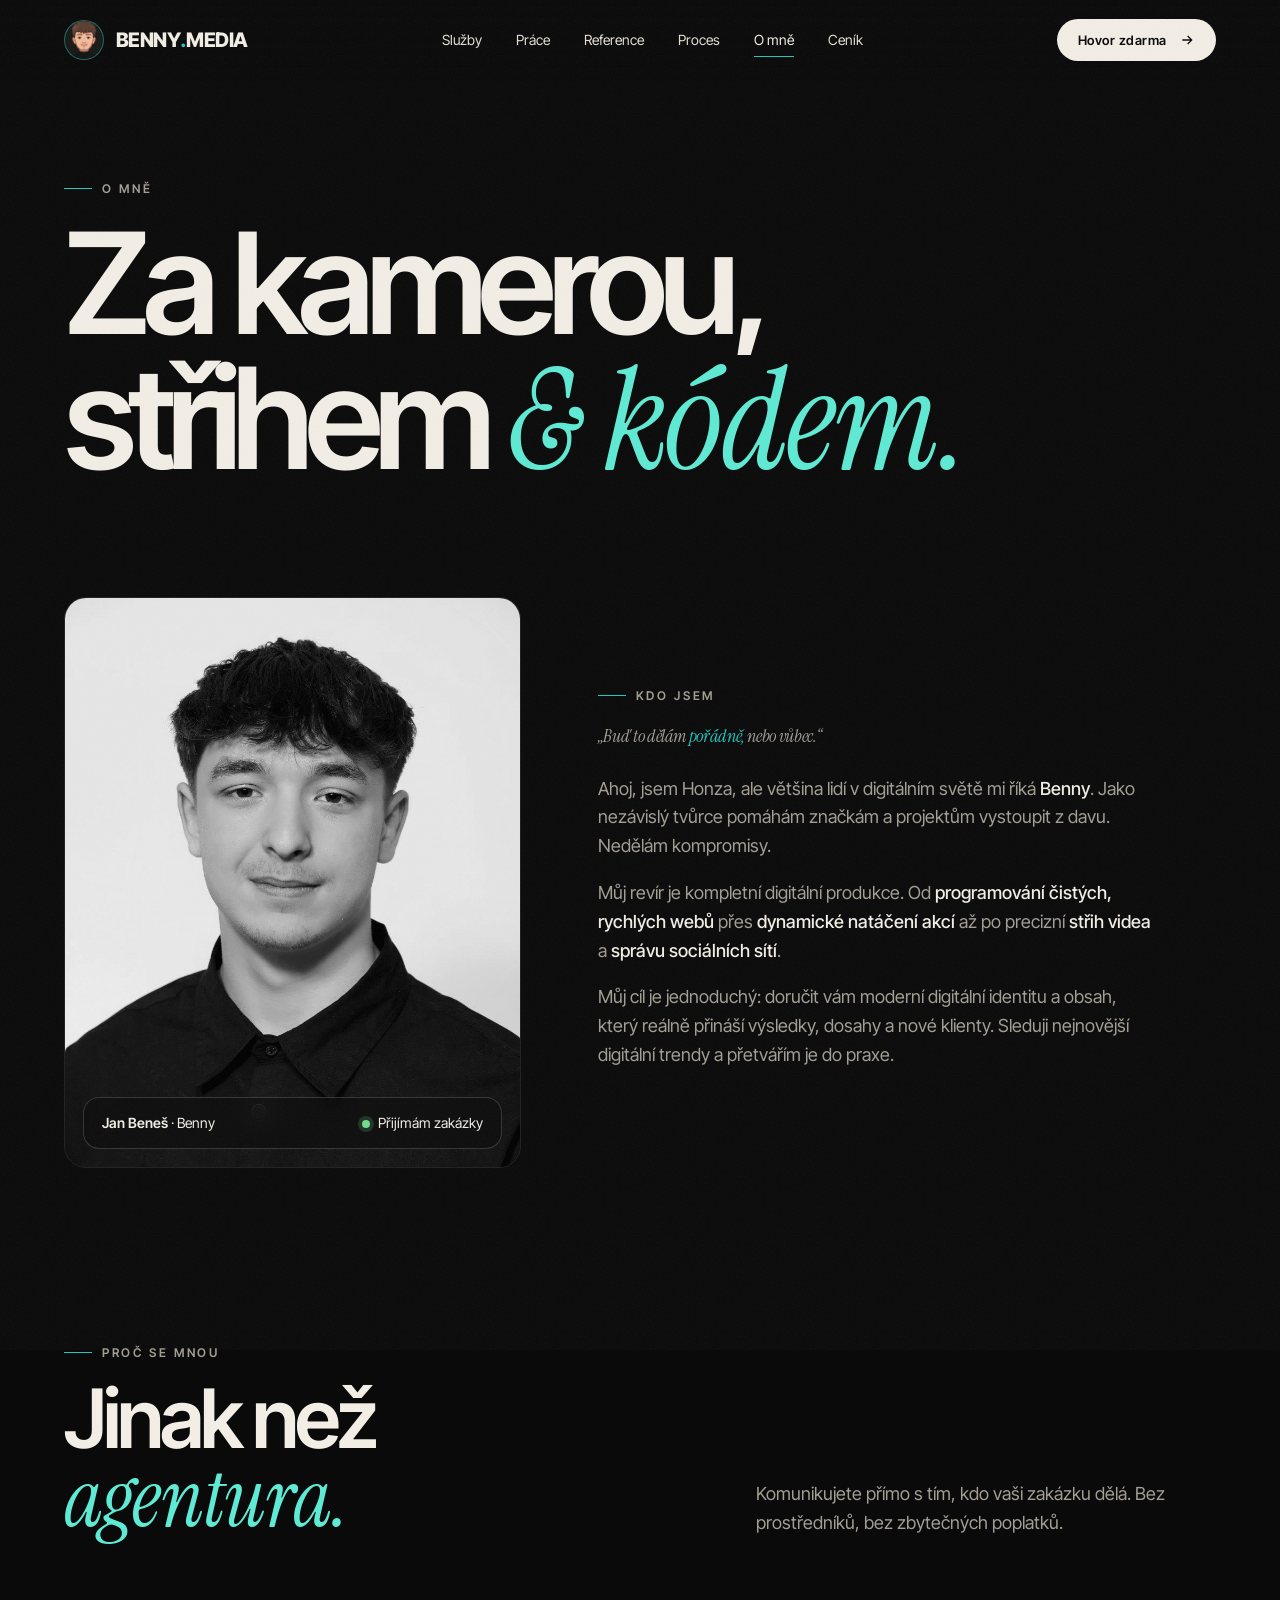
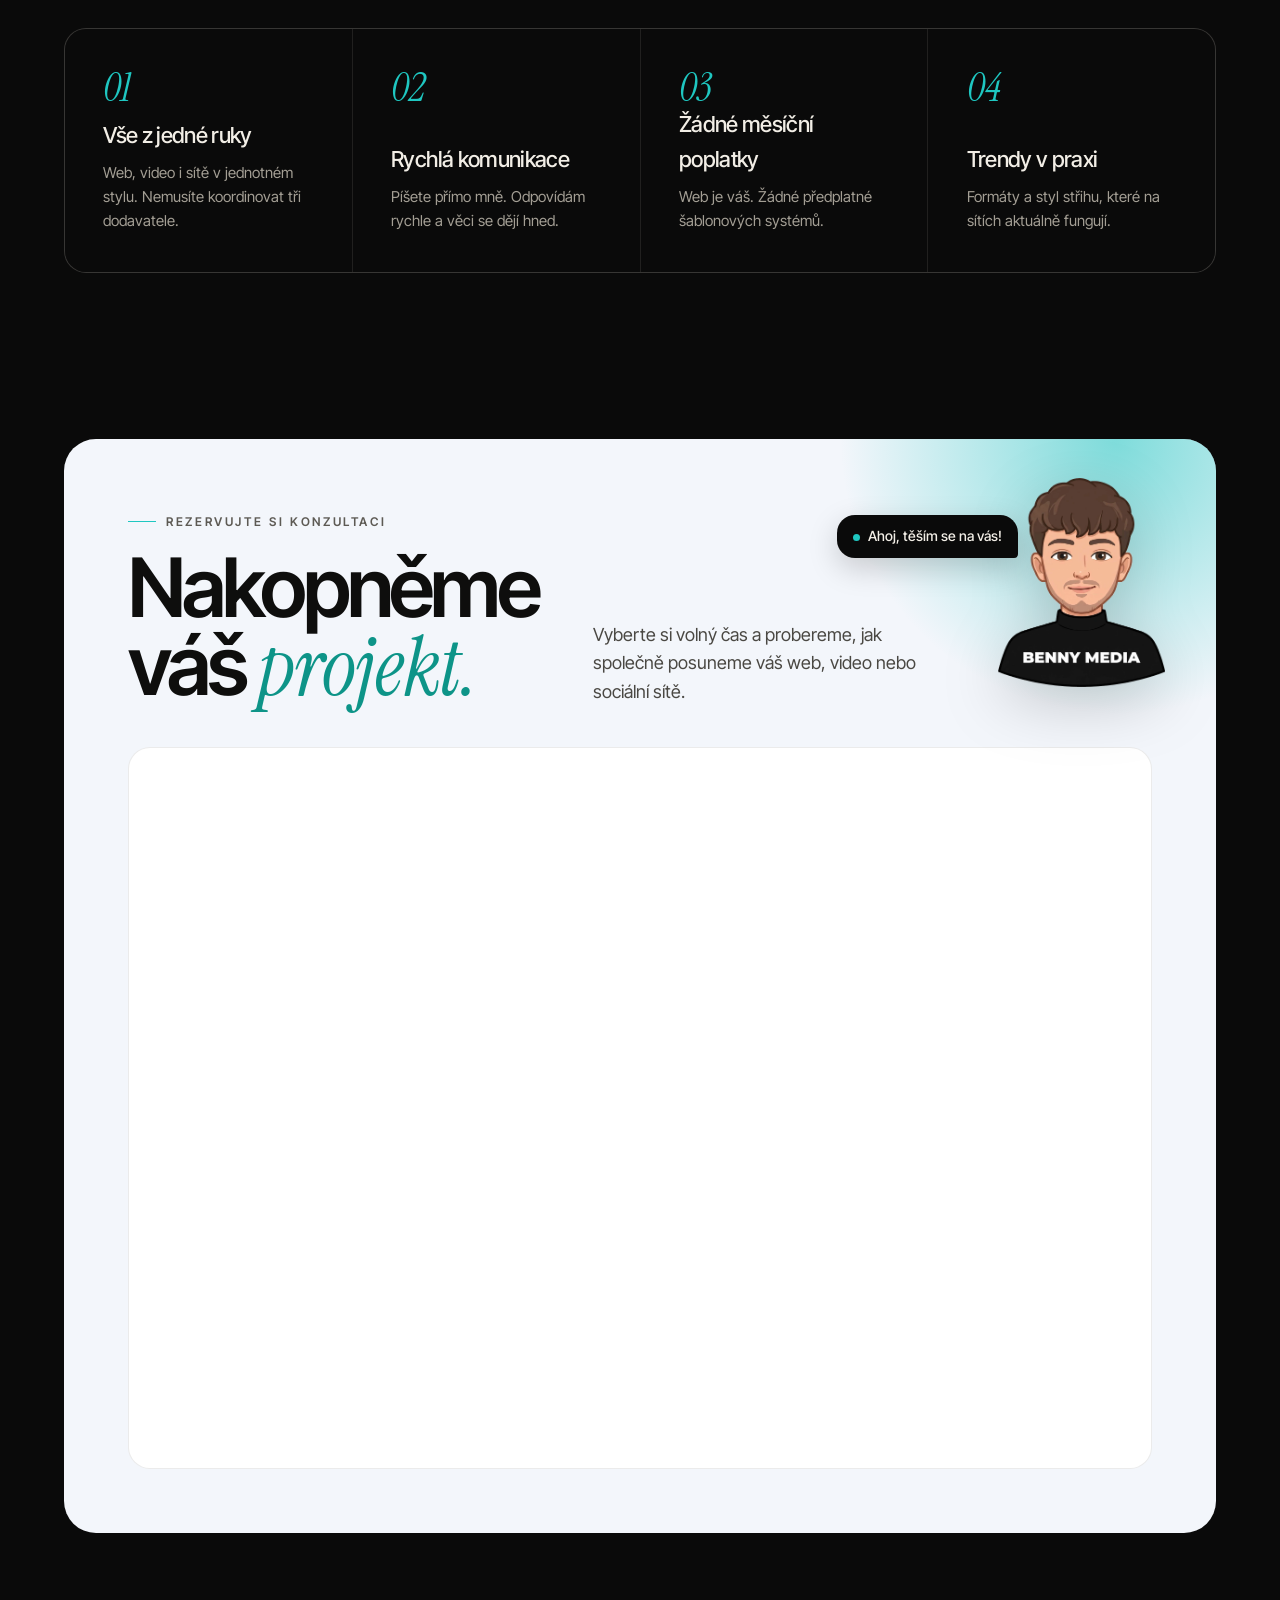
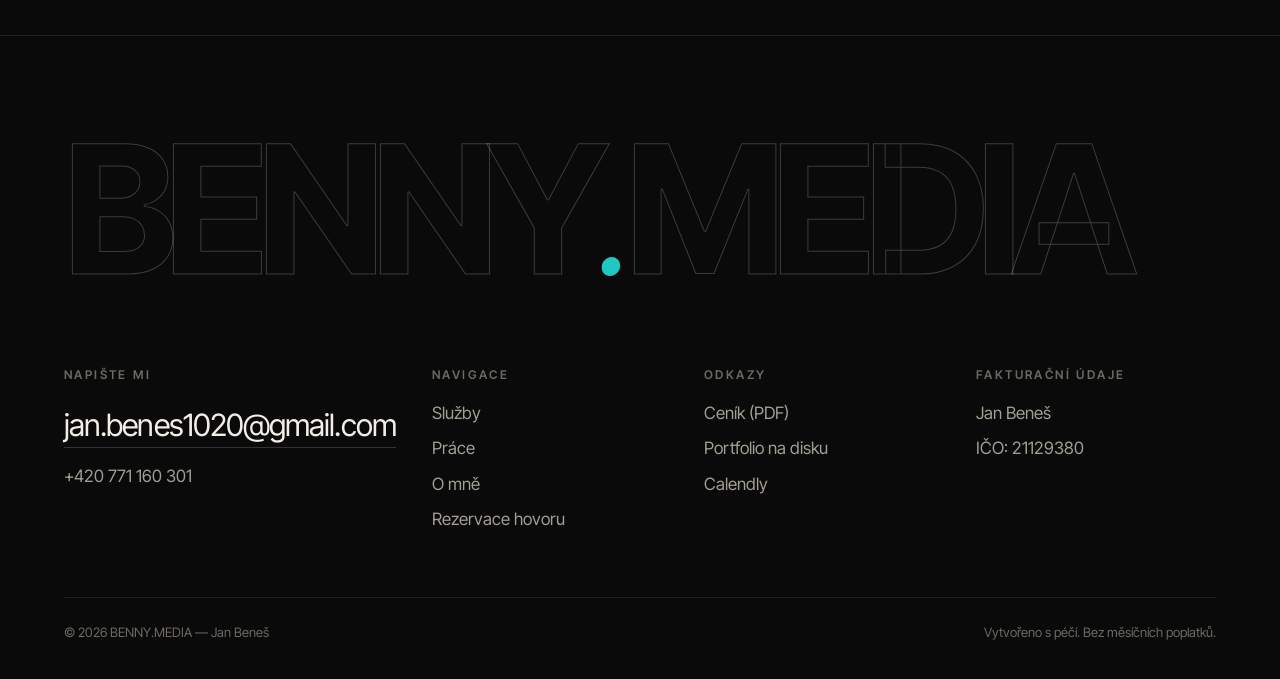
<file: o-mne.html>
<!DOCTYPE html>
<html lang="cs">
<head>
  <meta charset="UTF-8">
  <meta name="viewport" content="width=device-width, initial-scale=1.0">
  <title>O mně — Jan Beneš (Benny), tvůrce webů a videa | BENNY.MEDIA</title>
  <meta name="description" content="Jan Beneš alias Benny — nezávislý tvůrce. Programuji weby, natáčím akce, stříhám videa a spravuji sociální sítě. Poznejte, jak pracuji.">
  <meta name="author" content="Jan Beneš">
  <meta name="robots" content="index, follow, max-image-preview:large">
  <meta name="theme-color" content="#0a0a0a">
  <link rel="canonical" href="https://bennymedia.cz/o-mne.html">
  <meta property="og:site_name" content="BENNY.MEDIA">
  <meta property="og:locale" content="cs_CZ">
  <meta property="og:type" content="profile">
  <meta property="og:url" content="https://bennymedia.cz/o-mne.html">
  <meta property="og:title" content="O mně — Jan Beneš (Benny) | BENNY.MEDIA">
  <meta property="og:description" content="Nezávislý tvůrce: weby, natáčení akcí, střih videa a správa sociálních sítí.">
  <meta property="og:image" content="https://bennymedia.cz/assets/img/og-image.jpg">
  <meta property="og:image:width" content="1200">
  <meta property="og:image:height" content="630">
  <meta name="twitter:card" content="summary_large_image">
  <script type="application/ld+json">
  {
    "@context": "https://schema.org",
    "@type": "AboutPage",
    "url": "https://bennymedia.cz/o-mne.html",
    "name": "O mně — Jan Beneš",
    "inLanguage": "cs-CZ",
    "isPartOf": { "@id": "https://bennymedia.cz/#website" },
    "mainEntity": {
      "@type": "Person",
      "@id": "https://bennymedia.cz/#jan",
      "name": "Jan Beneš",
      "alternateName": "Benny",
      "jobTitle": "Tvůrce webů a videoobsahu",
      "image": "https://bennymedia.cz/assets/img/profilovka.jpg",
      "worksFor": { "@type": "ProfessionalService", "@id": "https://bennymedia.cz/#business", "name": "BENNY.MEDIA", "url": "https://bennymedia.cz/" }
    }
  }
  </script>

  <link rel="icon" type="image/png" href="assets/img/avatar-sm.png">
  <link rel="apple-touch-icon" href="assets/img/avatar-sm.png">
  <link rel="preconnect" href="https://fonts.googleapis.com">
  <link rel="preconnect" href="https://fonts.gstatic.com" crossorigin>
  <link href="https://fonts.googleapis.com/css2?family=Instrument+Serif:ital@0;1&family=Inter+Tight:wght@400;500;600;700;800&display=swap" rel="stylesheet">
  <link rel="stylesheet" href="assets/css/style.css">
</head>
<body>

  <header class="nav">
    <div class="container nav-inner">
      <a href="/" class="logo" aria-label="BENNY.MEDIA domů"><img class="logo-avatar" src="assets/img/avatar-sm.webp" alt="" width="40" height="40">BENNY<span>.</span>MEDIA</a>
      <nav class="nav-links" aria-label="Hlavní navigace">
        <a href="/#sluzby">Služby</a>
        <a href="/#prace">Práce</a>
        <a href="/#reference">Reference</a>
        <a href="/#proces">Proces</a>
        <a href="o-mne.html" class="active">O mně</a>
        <a href="Cenik_Jan_Benes_Prehledny.pdf" target="_blank" rel="noopener">Ceník</a>
      </nav>
      <div class="nav-cta">
        <a href="#rezervace" class="btn btn-primary btn-sm">Hovor zdarma
          <svg viewBox="0 0 24 24" fill="none" stroke="currentColor" stroke-width="2"><path d="M5 12h14M13 6l6 6-6 6"/></svg>
        </a>
        <button class="burger" aria-label="Menu" aria-expanded="false"><span></span><span></span></button>
      </div>
    </div>
  </header>

  <div class="mobile-menu" aria-hidden="true">
    <a class="big" href="/#sluzby">Služby</a>
    <a class="big" href="/#prace"><em>Práce</em></a>
    <a class="big" href="/#reference">Reference</a>
    <a class="big" href="/#proces">Proces</a>
    <a class="big" href="o-mne.html"><em>O mně</em></a>
    <a class="big" href="#rezervace">Kontakt</a>
    <div class="meta">
      <a href="Cenik_Jan_Benes_Prehledny.pdf" target="_blank" rel="noopener">Stáhnout ceník (PDF) ↗</a><br>
      <a href="mailto:jan.benes1020@gmail.com">jan.benes1020@gmail.com</a>
    </div>
  </div>

  <main>
    <section class="page-hero">
      <div class="container">
        <span class="eyebrow fade-up">O mně</span>
        <h1>
          <span class="line-mask"><span>Za kamerou,</span></span>
          <span class="line-mask"><span style="--d:.12s">střihem <span class="serif">&amp; kódem.</span></span></span>
        </h1>
      </div>
    </section>

    <section class="section" style="padding-top:0">
      <div class="container about">
        <div class="portrait reveal">
          <img src="assets/img/profilovka.jpg" alt="Jan Beneš — Benny">
          <div class="portrait-badge"><span><strong>Jan Beneš</strong> · Benny</span><span><i class="dot"></i>Přijímám zakázky</span></div>
        </div>
        <div class="about-text reveal" style="--d:.1s">
          <span class="eyebrow">Kdo jsem</span>
          <p class="quote">„Buď to dělám <span class="gold">pořádně,</span> nebo vůbec.“</p>
          <p>Ahoj, jsem Honza, ale většina lidí v digitálním světě mi říká <strong>Benny</strong>. Jako nezávislý tvůrce pomáhám značkám a projektům vystoupit z davu. Nedělám kompromisy.</p>
          <p>Můj revír je kompletní digitální produkce. Od <strong>programování čistých, rychlých webů</strong> přes <strong>dynamické natáčení akcí</strong> až po precizní <strong>střih videa</strong> a <strong>správu sociálních sítí</strong>.</p>
          <p>Můj cíl je jednoduchý: doručit vám moderní digitální identitu a obsah, který reálně přináší výsledky, dosahy a nové klienty. Sleduji nejnovější digitální trendy a přetvářím je do praxe.</p>
        </div>
      </div>
    </section>

    <section class="section" style="padding-top:0">
      <div class="container">
        <div class="section-head">
          <div class="reveal">
            <span class="eyebrow">Proč se mnou</span>
            <h2 class="h2">Jinak než <span class="serif">agentura.</span></h2>
          </div>
          <p class="reveal" style="--d:.1s">Komunikujete přímo s tím, kdo vaši zakázku dělá. Bez prostředníků, bez zbytečných poplatků.</p>
        </div>
        <div class="values reveal">
          <div><span class="step-num">01</span><div><h4>Vše z jedné ruky</h4><p>Web, video i sítě v jednotném stylu. Nemusíte koordinovat tři dodavatele.</p></div></div>
          <div><span class="step-num">02</span><div><h4>Rychlá komunikace</h4><p>Píšete přímo mně. Odpovídám rychle a věci se dějí hned.</p></div></div>
          <div><span class="step-num">03</span><div><h4>Žádné měsíční poplatky</h4><p>Web je váš. Žádné předplatné šablonových systémů.</p></div></div>
          <div><span class="step-num">04</span><div><h4>Trendy v praxi</h4><p>Formáty a styl střihu, které na sítích aktuálně fungují.</p></div></div>
        </div>
      </div>
    </section>

    <section id="rezervace" class="booking">
      <div class="container">
        <div class="booking-card reveal">
          <div class="booking-avatar"><img src="assets/img/avatar.webp" alt="Benny — avatar BENNY.MEDIA" loading="lazy" width="360" height="453"><span class="bubble">Ahoj, těším se na vás!</span></div>
          <div class="booking-head">
            <div>
              <span class="eyebrow">Rezervujte si konzultaci</span>
              <h2 class="h2">Nakopněme váš <span class="serif">projekt.</span></h2>
            </div>
            <p>Vyberte si volný čas a probereme, jak společně posuneme váš web, video nebo sociální sítě.</p>
          </div>
          <div class="calendly-wrap">
            <div class="calendly-inline-widget" data-url="https://calendly.com/jan-benes1020/zdarma-konzulatce-o-soc-sitich?hide_gdpr_banner=1"></div>
          </div>
        </div>
      </div>
    </section>
  </main>

  <footer class="footer" id="kontakt">
    <div class="container">
      <p class="footer-big" aria-hidden="true">BENNY<span>.</span>MEDIA</p>
      <div class="footer-grid">
        <div>
          <h5>Napište mi</h5>
          <a class="footer-mail" href="mailto:jan.benes1020@gmail.com">jan.benes1020@gmail.com</a>
          <p style="margin-top:14px"><a href="tel:+420771160301">+420 771 160 301</a></p>
        </div>
        <div>
          <h5>Navigace</h5>
          <ul>
            <li><a href="/#sluzby">Služby</a></li>
            <li><a href="/#prace">Práce</a></li>
            <li><a href="o-mne.html">O mně</a></li>
            <li><a href="#rezervace">Rezervace hovoru</a></li>
          </ul>
        </div>
        <div>
          <h5>Odkazy</h5>
          <ul>
            <li><a href="Cenik_Jan_Benes_Prehledny.pdf" target="_blank" rel="noopener">Ceník (PDF)</a></li>
            <li><a href="https://drive.google.com/drive/folders/1-1MyCtyf68ZHPN6m_5NKNIA0el-AaSQm?usp=drive_link" target="_blank" rel="noopener">Portfolio na disku</a></li>
            <li><a href="https://calendly.com/jan-benes1020/zdarma-konzulatce-o-soc-sitich" target="_blank" rel="noopener">Calendly</a></li>
          </ul>
        </div>
        <div>
          <h5>Fakturační údaje</h5>
          <ul class="muted">
            <li>Jan Beneš</li>
            <li>IČO: 21129380</li>
          </ul>
        </div>
      </div>
      <div class="footer-bottom">
        <span>© <span data-year>2026</span> BENNY.MEDIA — Jan Beneš</span>
        <span>Vytvořeno s péčí. Bez měsíčních poplatků.</span>
      </div>
    </div>
  </footer>

  <script src="assets/js/main.js"></script>
  <script src="https://assets.calendly.com/assets/external/widget.js" async></script>
</body>
</html>
</file>
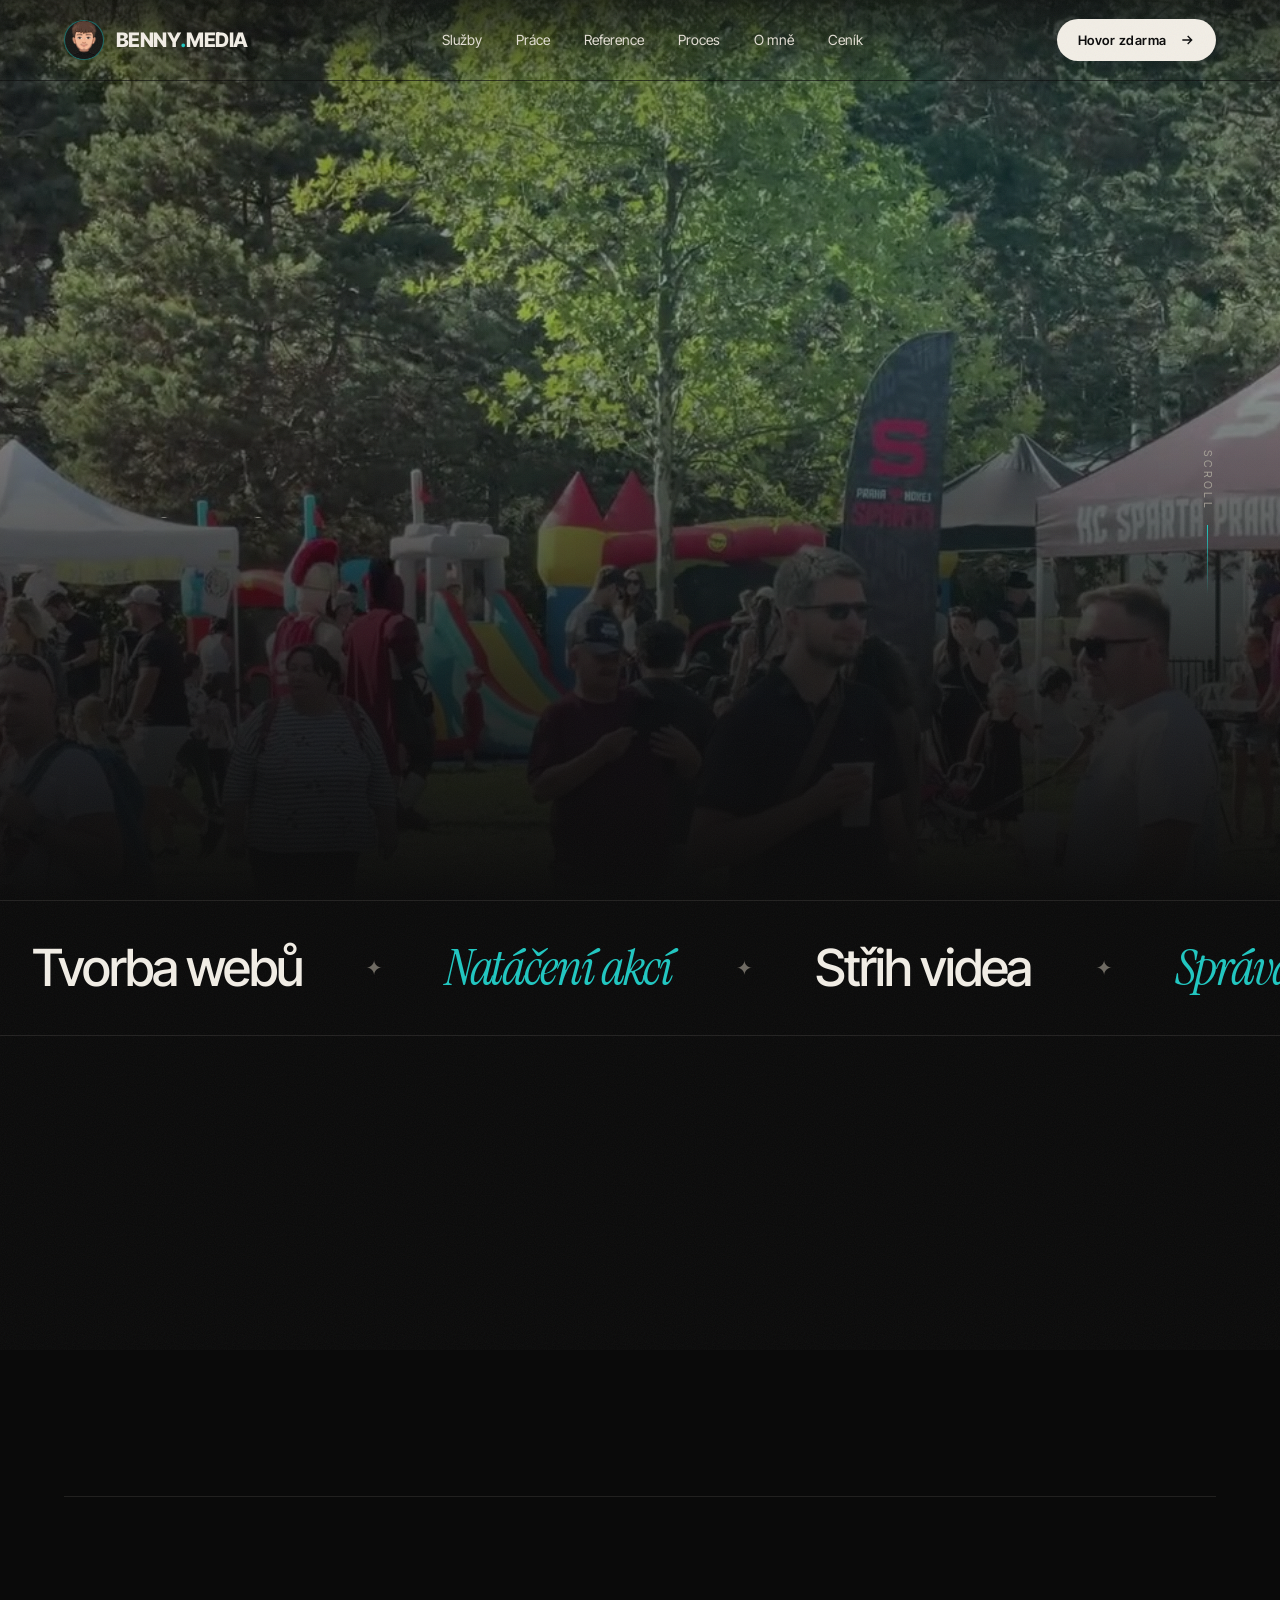
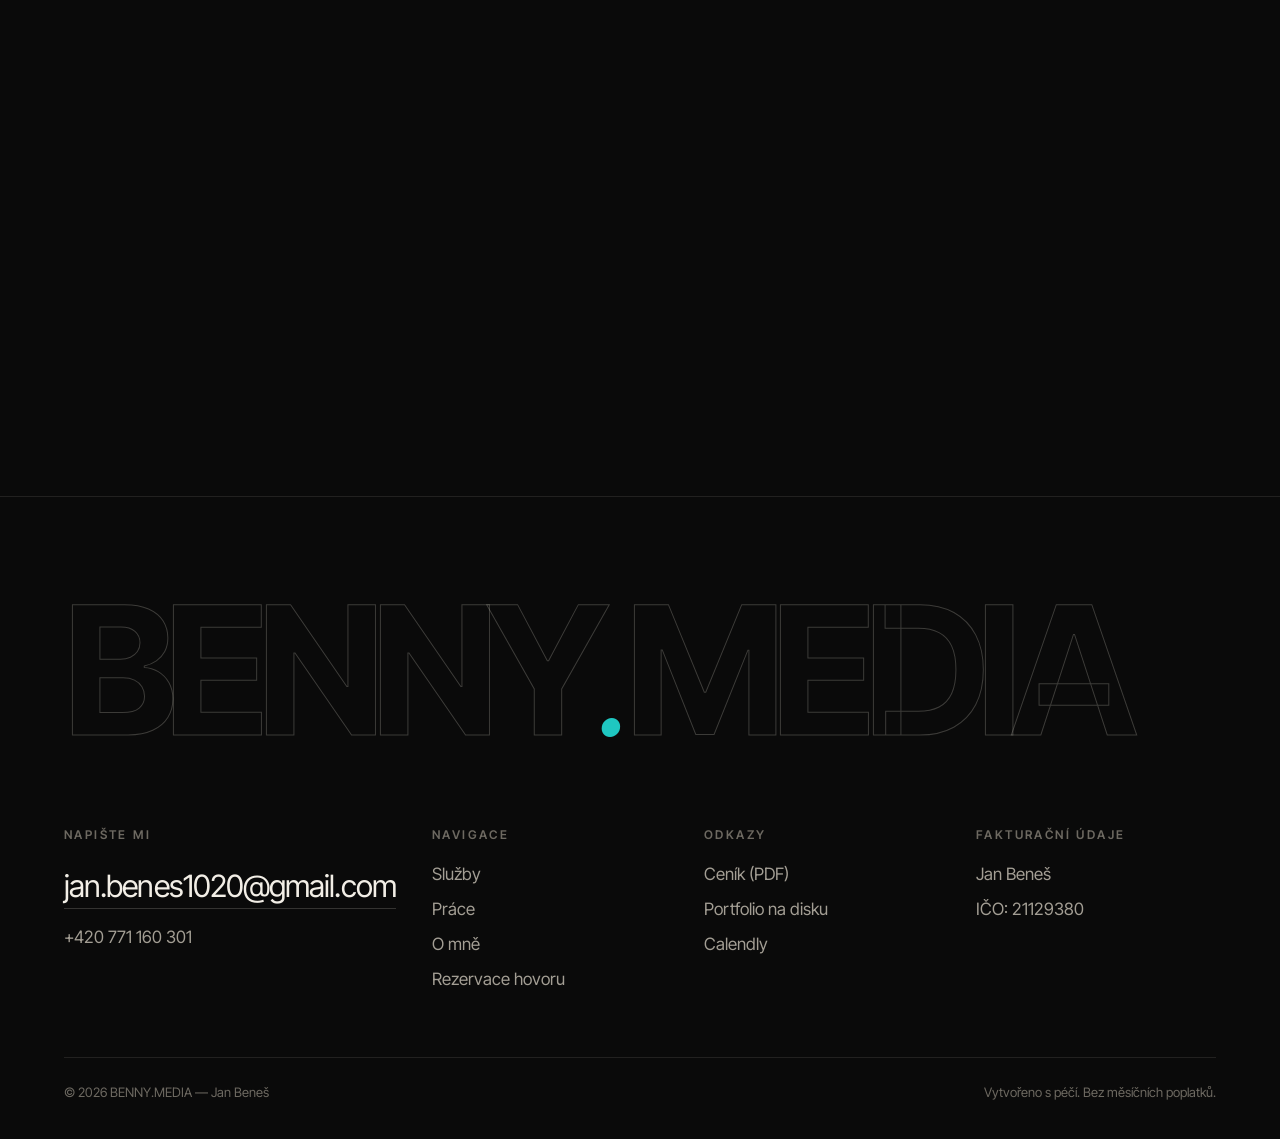
<file: web.html>
<!DOCTYPE html>
<html lang="cs"><head><meta charset="UTF-8"><meta name="robots" content="noindex"><meta http-equiv="refresh" content="0; url=/"><link rel="canonical" href="https://bennymedia.cz/"><title>BENNY.MEDIA</title></head>
<body><a href="/">Pokračovat na BENNY.MEDIA</a></body></html>
</file>
<file: assets/css/style.css>
/* =========================================================
   BENNY.MEDIA — design system
   ========================================================= */
:root {
  --bg: #0a0a0a;
  --bg-2: #111110;
  --bg-3: #181816;
  --line: rgba(240, 235, 225, 0.10);
  --line-2: rgba(240, 235, 225, 0.18);
  --text: #f2eee6;
  --muted: #a39e94;
  --dim: #6d6961;
  --gold: #1fc7c1;
  --gold-2: #5eead4;
  --radius: 22px;
  --radius-sm: 14px;
  --pad: clamp(20px, 5vw, 72px);
  --maxw: 1360px;
  --ease: cubic-bezier(.2, .7, .1, 1);
  --serif: "Instrument Serif", "Times New Roman", serif;
  --sans: "Inter Tight", "Inter", system-ui, -apple-system, "Segoe UI", sans-serif;
}

*, *::before, *::after { box-sizing: border-box; }
html { scroll-behavior: smooth; -webkit-text-size-adjust: 100%; }
body {
  margin: 0;
  background: var(--bg);
  color: var(--text);
  font-family: var(--sans);
  font-size: 17px;
  line-height: 1.6;
  -webkit-font-smoothing: antialiased;
  -moz-osx-font-smoothing: grayscale;
  overflow-x: hidden;
}
img, video { display: block; max-width: 100%; }
a { color: inherit; text-decoration: none; }
::selection { background: var(--gold); color: #0a0a0a; }

/* film grain */
body::after {
  content: "";
  position: fixed; inset: -50%;
  pointer-events: none; z-index: 100;
  opacity: .05;
  background-image: url("data:image/svg+xml,%3Csvg xmlns='http://www.w3.org/2000/svg' width='160' height='160'%3E%3Cfilter id='n'%3E%3CfeTurbulence type='fractalNoise' baseFrequency='.9' numOctaves='3' stitchTiles='stitch'/%3E%3C/filter%3E%3Crect width='100%25' height='100%25' filter='url(%23n)'/%3E%3C/svg%3E");
  animation: grain 1.2s steps(6) infinite;
}
@keyframes grain {
  0% { transform: translate(0, 0); } 20% { transform: translate(-3%, 2%); }
  40% { transform: translate(2%, -3%); } 60% { transform: translate(-2%, -1%); }
  80% { transform: translate(3%, 3%); } 100% { transform: translate(0, 0); }
}

.container { width: 100%; max-width: var(--maxw); margin: 0 auto; padding: 0 var(--pad); }
.serif { font-family: var(--serif); font-weight: 400; font-style: italic; letter-spacing: -0.01em; }
.gold { color: var(--gold); }
.muted { color: var(--muted); }

.eyebrow {
  display: inline-flex; align-items: center; gap: 10px;
  font-size: 12px; font-weight: 600; letter-spacing: .22em; text-transform: uppercase;
  color: var(--muted);
}
.eyebrow::before { content: ""; width: 28px; height: 1px; background: var(--gold); }

/* ---------- buttons ---------- */
.btn {
  --h: 54px;
  position: relative; display: inline-flex; align-items: center; justify-content: center; gap: 12px;
  height: var(--h); padding: 0 28px; border-radius: 999px;
  font-size: 14px; font-weight: 600; letter-spacing: .04em;
  border: 1px solid transparent; cursor: pointer; white-space: nowrap;
  transition: background .4s var(--ease), color .4s var(--ease), border-color .4s var(--ease), transform .4s var(--ease);
}
.btn svg { width: 16px; height: 16px; transition: transform .4s var(--ease); }
.btn:hover svg { transform: translateX(4px) rotate(-45deg); }
.btn-primary { background: var(--text); color: #0a0a0a; }
.btn-primary:hover { background: var(--gold-2); }
.btn-ghost { border-color: var(--line-2); color: var(--text); background: rgba(255,255,255,.02); backdrop-filter: blur(8px); }
.btn-ghost:hover { border-color: var(--text); }
.btn-sm { --h: 42px; padding: 0 20px; font-size: 13px; }

/* ---------- nav ---------- */
.nav {
  position: fixed; top: 0; left: 0; right: 0; z-index: 50;
  transition: background .5s var(--ease), border-color .5s var(--ease), transform .5s var(--ease);
  border-bottom: 1px solid transparent;
}
.nav:not(.scrolled) { background: linear-gradient(180deg, rgba(10,10,10,.65), rgba(10,10,10,0)); }
.nav:not(.scrolled) .nav-links { color: #e4dfd5; }
.nav.scrolled { background: rgba(10,10,10,.72); backdrop-filter: blur(18px) saturate(140%); -webkit-backdrop-filter: blur(18px) saturate(140%); border-color: var(--line); }
.nav.hide { transform: translateY(-100%); }
.nav-inner { display: flex; align-items: center; justify-content: space-between; height: 80px; gap: 24px; }
.logo { font-weight: 800; font-size: 20px; letter-spacing: -0.03em; display: inline-flex; align-items: baseline; }
.logo span { color: var(--gold); }
.nav-links { display: flex; gap: 34px; font-size: 14px; color: var(--muted); }
.nav-links a { position: relative; transition: color .3s; }
.nav-links a::after { content: ""; position: absolute; left: 0; right: 100%; bottom: -6px; height: 1px; background: var(--gold); transition: right .4s var(--ease); }
.nav-links a:hover, .nav-links a.active { color: var(--text); }
.nav-links a:hover::after, .nav-links a.active::after { right: 0; }
.nav-cta { display: flex; align-items: center; gap: 12px; }
.burger { display: none; width: 46px; height: 46px; border-radius: 50%; border: 1px solid var(--line-2); background: transparent; color: var(--text); cursor: pointer; position: relative; }
.burger span { position: absolute; left: 14px; right: 14px; height: 1.5px; background: currentColor; transition: transform .4s var(--ease), top .4s var(--ease); }
.burger span:nth-child(1) { top: 19px; } .burger span:nth-child(2) { top: 26px; }
.menu-open .burger span:nth-child(1) { top: 22px; transform: rotate(45deg); }
.menu-open .burger span:nth-child(2) { top: 22px; transform: rotate(-45deg); }

.mobile-menu {
  position: fixed; inset: 0; z-index: 40; background: var(--bg);
  display: flex; flex-direction: column; justify-content: center; padding: 100px var(--pad) 40px;
  opacity: 0; visibility: hidden; transition: opacity .5s var(--ease), visibility .5s;
}
.menu-open .mobile-menu { opacity: 1; visibility: visible; }
.mobile-menu a.big { font-size: clamp(40px, 11vw, 64px); font-weight: 600; letter-spacing: -0.04em; line-height: 1.15; display: block; }
.mobile-menu a.big em { font-family: var(--serif); font-weight: 400; color: var(--gold); }
.mobile-menu .meta { margin-top: 40px; color: var(--muted); font-size: 15px; }

/* ---------- hero ---------- */
.hero { position: relative; min-height: 100svh; display: flex; flex-direction: column; justify-content: flex-end; overflow: hidden; isolation: isolate; }
.hero-media { position: absolute; inset: 0; z-index: -2; }
.hero-media video { width: 100%; height: 100%; object-fit: cover; transform: scale(1.08); filter: saturate(.85) contrast(1.05); }
.hero::before {
  content: ""; position: absolute; inset: 0; z-index: -1;
  background:
    radial-gradient(ellipse at 70% 20%, rgba(31,199,193,.12), transparent 55%),
    linear-gradient(180deg, rgba(10,10,10,.55) 0%, rgba(10,10,10,.35) 35%, rgba(10,10,10,.85) 75%, var(--bg) 100%);
}
.hero-content { padding-top: 140px; padding-bottom: clamp(64px, 12vh, 130px); }
.hero h1 {
  margin: 22px 0 0;
  font-size: clamp(52px, 10.5vw, 168px);
  line-height: .92; font-weight: 600; letter-spacing: -0.055em;
}
.hero h1 .serif { font-size: 1.04em; color: var(--gold-2); letter-spacing: -0.03em; }
.hero-bottom { display: grid; grid-template-columns: 1.1fr 1fr; gap: 40px; align-items: end; margin-top: clamp(32px, 5vh, 56px); }
.hero-lead { font-size: clamp(17px, 1.5vw, 21px); color: #d4cfc5; max-width: 520px; margin: 0; }
.hero-actions { display: flex; gap: 12px; justify-content: flex-end; flex-wrap: wrap; }
.hero-stats { display: grid; grid-template-columns: repeat(4, 1fr); border-top: 1px solid var(--line); margin-top: clamp(40px, 6vh, 64px); }
.hero-stats > div { padding: 22px 0 6px; }
.hero-stats > div + div { padding-left: 24px; border-left: 1px solid var(--line); }
.stat-num { font-size: clamp(28px, 3.2vw, 44px); font-weight: 600; letter-spacing: -0.04em; line-height: 1; }
.stat-label { font-size: 13px; color: var(--muted); margin-top: 8px; }
.scroll-hint { position: absolute; right: var(--pad); top: 50%; writing-mode: vertical-rl; font-size: 11px; letter-spacing: .3em; text-transform: uppercase; color: var(--muted); display: flex; align-items: center; gap: 14px; }
.scroll-hint::after { content: ""; width: 1px; height: 70px; background: linear-gradient(var(--gold), transparent); animation: drip 2.2s var(--ease) infinite; transform-origin: top; }
@keyframes drip { 0% { transform: scaleY(0); } 50% { transform: scaleY(1); } 100% { transform: scaleY(1); opacity: 0; } }

/* ---------- marquee ---------- */
.marquee { border-top: 1px solid var(--line); border-bottom: 1px solid var(--line); overflow: hidden; padding: 26px 0; background: var(--bg); }
.marquee-track { display: flex; width: max-content; animation: marquee 38s linear infinite; }
.marquee-track span { font-size: clamp(28px, 4vw, 56px); font-weight: 500; letter-spacing: -0.04em; padding: 0 32px; display: inline-flex; align-items: center; gap: 64px; white-space: nowrap; }
.marquee-track span:nth-child(even) { font-family: var(--serif); font-style: italic; font-weight: 400; color: var(--gold); }
.marquee-track span::after { content: "✦"; font-size: .4em; color: var(--dim); font-style: normal; }
@keyframes marquee { to { transform: translateX(-50%); } }

/* ---------- sections ---------- */
section { position: relative; }
.section { padding: clamp(90px, 13vw, 180px) 0; }
.section-head { display: grid; grid-template-columns: 1fr 1fr; gap: 40px; align-items: end; margin-bottom: clamp(48px, 7vw, 96px); }
.h2 { font-size: clamp(42px, 6.4vw, 104px); line-height: .95; font-weight: 600; letter-spacing: -0.05em; margin: 18px 0 0; }
.h2 .serif { color: var(--gold-2); }
.section-head p { color: var(--muted); max-width: 460px; justify-self: end; margin: 0; font-size: 18px; }

/* services list */
.services { border-top: 1px solid var(--line); }
.service {
  position: relative; display: grid; grid-template-columns: 90px 1fr 1.1fr 60px; gap: 32px; align-items: center;
  padding: clamp(28px, 4vw, 48px) 0; border-bottom: 1px solid var(--line);
  overflow: hidden;
}
.service::before {
  content: ""; position: absolute; inset: 0; z-index: -1;
  background: linear-gradient(90deg, rgba(31,199,193,.08), transparent 70%);
  transform: scaleX(0); transform-origin: left; transition: transform .8s var(--ease);
}
.service:hover::before { transform: scaleX(1); }
.service-num { font-family: var(--serif); font-style: italic; font-size: 22px; color: var(--gold); }
.service h3 { font-size: clamp(30px, 4vw, 60px); font-weight: 500; letter-spacing: -0.045em; line-height: 1; margin: 0; transition: transform .6s var(--ease); }
.service:hover h3 { transform: translateX(14px); }
.service p { color: var(--muted); margin: 0; max-width: 520px; }
.service-icon { width: 54px; height: 54px; border-radius: 50%; border: 1px solid var(--line-2); display: grid; place-items: center; transition: background .5s var(--ease), border-color .5s, transform .6s var(--ease); justify-self: end; }
.service-icon svg { width: 18px; height: 18px; }
.service:hover .service-icon { background: var(--gold); border-color: var(--gold); color: #0a0a0a; transform: rotate(-45deg); }
.services-foot { display: flex; justify-content: space-between; align-items: center; gap: 20px; margin-top: 40px; flex-wrap: wrap; color: var(--muted); font-size: 15px; }

/* portfolio */
.work { background: var(--bg-2); border-top: 1px solid var(--line); }
.work-block + .work-block { margin-top: clamp(80px, 10vw, 140px); }
.work-label { display: flex; justify-content: space-between; align-items: baseline; border-bottom: 1px solid var(--line); padding-bottom: 18px; margin-bottom: 32px; gap: 20px; }
.work-label h3 { margin: 0; font-size: clamp(24px, 2.6vw, 36px); font-weight: 500; letter-spacing: -0.035em; }
.work-label span { color: var(--muted); font-size: 14px; }

.grid-reels { display: grid; grid-template-columns: repeat(4, 1fr); gap: clamp(14px, 2vw, 28px); padding-bottom: 60px; }
.grid-reels .media:nth-child(even) { transform: translateY(60px); }
.grid-2 { display: grid; grid-template-columns: repeat(2, 1fr); gap: clamp(14px, 2vw, 28px); }

.media {
  position: relative; border-radius: var(--radius); overflow: hidden; background: var(--bg-3);
  border: 1px solid var(--line); isolation: isolate;
}
.media video, .media img { width: 100%; height: 100%; object-fit: cover; transition: transform 1.2s var(--ease), filter .8s; }
.media:hover video, .media:hover img { transform: scale(1.04); }
.media.vertical { aspect-ratio: 9 / 16; }
.media.wide { aspect-ratio: 16 / 9; }
.media::after { content: ""; position: absolute; inset: 0; background: linear-gradient(180deg, transparent 60%, rgba(0,0,0,.55)); pointer-events: none; }
.media-tag {
  position: absolute; left: 16px; bottom: 16px; z-index: 2; font-size: 12px; font-weight: 600; letter-spacing: .08em; text-transform: uppercase;
  padding: 8px 14px; border-radius: 999px; background: rgba(10,10,10,.55); backdrop-filter: blur(10px); border: 1px solid var(--line-2);
}
.sound-btn {
  position: absolute; right: 14px; bottom: 14px; z-index: 3; width: 42px; height: 42px; border-radius: 50%;
  background: rgba(10,10,10,.55); backdrop-filter: blur(10px); border: 1px solid var(--line-2); color: var(--text);
  display: grid; place-items: center; cursor: pointer; transition: background .3s, color .3s;
}
.sound-btn:hover { background: var(--text); color: #111; }
.sound-btn svg { width: 18px; height: 18px; }
.sound-btn .on { display: none; }
.sound-btn[aria-pressed="true"] .on { display: block; }
.sound-btn[aria-pressed="true"] .off { display: none; }

.browser { padding-top: 34px; background: #1b1b19; }
.browser::before {
  content: ""; position: absolute; top: 13px; left: 16px; width: 9px; height: 9px; border-radius: 50%;
  background: #5a5852; box-shadow: 15px 0 0 #5a5852, 30px 0 0 #5a5852; z-index: 2;
}
.browser img { aspect-ratio: 16 / 9; border-top: 1px solid var(--line); }
.browser::after { display: none; }
.zoomable { cursor: zoom-in; }

.drive-cta {
  margin-top: 40px; display: flex; align-items: center; justify-content: space-between; gap: 24px; flex-wrap: wrap;
  padding: 28px 32px; border: 1px solid var(--line); border-radius: var(--radius); background: var(--bg);
}
.drive-cta p { margin: 0; font-size: 20px; letter-spacing: -0.02em; }

/* results */
.results-grid { display: grid; grid-template-columns: repeat(4, 1fr); gap: 1px; background: var(--line); border: 1px solid var(--line); border-radius: var(--radius); overflow: hidden; margin-bottom: 28px; }
.results-grid > div { background: var(--bg); padding: clamp(24px, 3vw, 40px); }
.results-grid .stat-num { font-size: clamp(36px, 4.6vw, 68px); }
.results-grid .stat-num .gold { font-family: var(--serif); font-style: italic; font-weight: 400; }

/* process */
.process { display: grid; grid-template-columns: repeat(3, 1fr); gap: clamp(14px, 2vw, 28px); }
.step { padding: clamp(28px, 3vw, 44px); border: 1px solid var(--line); border-radius: var(--radius); background: linear-gradient(180deg, var(--bg-2), var(--bg)); min-height: 320px; display: flex; flex-direction: column; justify-content: space-between; transition: border-color .5s, transform .6s var(--ease); }
.step:hover { border-color: rgba(31,199,193,.45); transform: translateY(-6px); }
.step-num { font-family: var(--serif); font-style: italic; font-size: 64px; line-height: 1; color: var(--gold); }
.step h4 { font-size: 26px; font-weight: 500; letter-spacing: -0.03em; margin: 0 0 10px; }
.step p { color: var(--muted); margin: 0; }

/* about teaser */
.about { display: grid; grid-template-columns: .85fr 1.15fr; gap: clamp(32px, 6vw, 100px); align-items: center; }
.portrait { position: relative; border-radius: var(--radius); overflow: hidden; aspect-ratio: 4 / 5; border: 1px solid var(--line); }
.portrait img { width: 100%; height: 100%; object-fit: cover; object-position: center 20%; filter: grayscale(1) contrast(1.05); transition: filter 1.2s var(--ease), transform 1.4s var(--ease); }
.portrait:hover img { filter: grayscale(0); transform: scale(1.03); }
.portrait-badge { position: absolute; left: 18px; bottom: 18px; right: 18px; display: flex; justify-content: space-between; align-items: center; padding: 14px 18px; border-radius: 16px; background: rgba(10,10,10,.6); backdrop-filter: blur(12px); border: 1px solid var(--line-2); font-size: 14px; }
.portrait-badge strong { font-weight: 600; }
.dot { width: 8px; height: 8px; border-radius: 50%; background: #6fdc8c; box-shadow: 0 0 0 4px rgba(111,220,140,.18); display: inline-block; margin-right: 8px; animation: pulse 2s infinite; }
@keyframes pulse { 50% { box-shadow: 0 0 0 8px rgba(111,220,140,0); } }
.quote { font-family: var(--serif); font-style: italic; font-size: clamp(30px, 3.6vw, 54px); line-height: 1.08; letter-spacing: -0.02em; margin: 22px 0 28px; }
.quote .gold { color: var(--gold); }
.about-text p { color: var(--muted); font-size: 18px; max-width: 560px; }
.about-text p strong { color: var(--text); font-weight: 500; }

/* booking */
.booking { padding-bottom: clamp(60px, 8vw, 120px); }
.booking-card { border-radius: calc(var(--radius) + 10px); background: #f3f6fb; color: #0e0e0d; padding: clamp(28px, 5vw, 72px); overflow: hidden; position: relative; }
.booking-card::before { content: ""; position: absolute; width: 600px; height: 600px; right: -200px; top: -300px; border-radius: 50%; background: radial-gradient(circle, rgba(31,199,193,.55), transparent 65%); pointer-events: none; }
.booking-head { display: grid; grid-template-columns: 1.2fr 1fr; gap: 40px; align-items: end; margin-bottom: 40px; position: relative; }
.booking-head .h2 { color: #0e0e0d; }
.booking-head .h2 .serif { color: #0d9488; }
.booking-head .eyebrow { color: #5d5a54; }
.booking-head p { color: #4a4843; font-size: 18px; margin: 0; }
.calendly-wrap { border-radius: var(--radius); overflow: hidden; background: #fff; border: 1px solid rgba(0,0,0,.08); position: relative; }
.calendly-inline-widget { min-width: 280px; height: 720px; }

/* footer */
.footer { border-top: 1px solid var(--line); padding: clamp(60px, 8vw, 100px) 0 36px; }
.footer-big { font-size: clamp(56px, 14vw, 230px); font-weight: 700; letter-spacing: -0.065em; line-height: .82; margin: 0 0 clamp(40px, 6vw, 80px); color: transparent; -webkit-text-stroke: 1px rgba(240,235,225,.22); user-select: none; white-space: nowrap; }
.footer-big span { -webkit-text-stroke: 0; color: var(--gold); font-family: var(--serif); font-style: italic; font-weight: 400; }
.footer-grid { display: grid; grid-template-columns: 1.4fr 1fr 1fr 1fr; gap: 32px; }
.footer h5 { font-size: 12px; letter-spacing: .2em; text-transform: uppercase; color: var(--dim); font-weight: 600; margin: 0 0 16px; }
.footer ul { list-style: none; margin: 0; padding: 0; display: grid; gap: 8px; }
.footer a { color: var(--muted); transition: color .3s; }
.footer a:hover { color: var(--text); }
.footer-mail { font-size: clamp(22px, 2.4vw, 32px); letter-spacing: -0.03em; color: var(--text) !important; border-bottom: 1px solid var(--line-2); padding-bottom: 4px; }
.footer-bottom { display: flex; justify-content: space-between; gap: 20px; margin-top: 64px; padding-top: 24px; border-top: 1px solid var(--line); font-size: 13px; color: var(--dim); flex-wrap: wrap; }

/* page hero (subpages) */
.page-hero { padding: 170px 0 clamp(60px, 8vw, 110px); }
.page-hero h1 { font-size: clamp(56px, 11vw, 180px); line-height: .9; letter-spacing: -0.06em; font-weight: 600; margin: 22px 0 0; }
.page-hero h1 .serif { color: var(--gold-2); }
.values { display: grid; grid-template-columns: repeat(4, 1fr); gap: 1px; background: var(--line); border: 1px solid var(--line); border-radius: var(--radius); overflow: hidden; }
.values > div { background: var(--bg); padding: clamp(24px, 3vw, 40px); min-height: 240px; display: flex; flex-direction: column; justify-content: space-between; transition: background .5s; }
.values > div:hover { background: var(--bg-2); }
.values h4 { font-size: 22px; font-weight: 500; letter-spacing: -0.03em; margin: 0 0 8px; }
.values p { color: var(--muted); margin: 0; font-size: 15px; }
.values .step-num { font-size: 40px; }

/* lightbox */
.lightbox { position: fixed; inset: 0; z-index: 200; background: rgba(5,5,5,.92); backdrop-filter: blur(10px); display: grid; place-items: center; padding: 24px; opacity: 0; visibility: hidden; transition: opacity .4s var(--ease), visibility .4s; cursor: zoom-out; }
.lightbox.open { opacity: 1; visibility: visible; }
.lightbox img { max-height: 90vh; width: auto; border-radius: var(--radius-sm); transform: scale(.96); transition: transform .5s var(--ease); }
.lightbox.open img { transform: scale(1); }

/* reveal animations */
.reveal { opacity: 0; transform: translateY(40px); transition: opacity 1.1s var(--ease), transform 1.1s var(--ease); transition-delay: var(--d, 0s); }
.reveal.in { opacity: 1; transform: none; }
.line-mask { display: block; overflow: hidden; padding-bottom: .06em; }
.line-mask > span { display: inline-block; transform: translateY(105%); transition: transform 1.3s var(--ease); transition-delay: var(--d, 0s); }
.loaded .line-mask > span { transform: none; }
.fade-up { opacity: 0; transform: translateY(20px); transition: opacity 1.2s var(--ease), transform 1.2s var(--ease); transition-delay: var(--d, 0s); }
.loaded .fade-up { opacity: 1; transform: none; }

/* ---------- responsive ---------- */
@media (max-width: 1080px) {
  .service { grid-template-columns: 60px 1fr 54px; }
  .service p { grid-column: 2 / 3; grid-row: 2; }
  .service-icon { grid-row: 1; grid-column: 3; }
  .results-grid { grid-template-columns: repeat(2, 1fr); }
  .values { grid-template-columns: repeat(2, 1fr); }
  .footer-grid { grid-template-columns: 1fr 1fr; }
}
@media (max-width: 860px) {
  .nav-links, .nav-cta .btn { display: none; }
  .burger { display: block; }
  .hero-bottom, .section-head, .about, .booking-head { grid-template-columns: 1fr; }
  .hero-actions { justify-content: flex-start; }
  .section-head p { justify-self: start; }
  .hero-stats { grid-template-columns: repeat(2, 1fr); }
  .hero-stats > div:nth-child(3) { padding-left: 0; border-left: 0; }
  .hero-stats > div:nth-child(n+3) { border-top: 1px solid var(--line); }
  .scroll-hint { display: none; }
  .process { grid-template-columns: 1fr; }
  .step { min-height: 0; gap: 40px; }
  .grid-reels { grid-template-columns: none; grid-auto-flow: column; grid-auto-columns: 72%; overflow-x: auto; scroll-snap-type: x mandatory; margin: 0 calc(var(--pad) * -1); padding: 0 var(--pad) 8px; scrollbar-width: none; }
  .grid-reels::-webkit-scrollbar { display: none; }
  .grid-reels .media { scroll-snap-align: center; }
  .grid-reels .media:nth-child(even) { transform: none; }
  .grid-2 { grid-template-columns: 1fr; }
  .portrait { max-width: 480px; }
}
@media (max-width: 560px) {
  body { font-size: 16px; }
  .service { grid-template-columns: 1fr 46px; gap: 12px 16px; }
  .service-num { grid-column: 1; grid-row: 1; }
  .service h3 { grid-column: 1; grid-row: 2; }
  .service p { grid-column: 1 / -1; grid-row: 3; }
  .service-icon { grid-row: 1 / 3; grid-column: 2; width: 46px; height: 46px; align-self: center; }
  .results-grid, .values { grid-template-columns: 1fr; }
  .footer-grid { grid-template-columns: 1fr; }
  .hero-actions .btn { flex: 1 1 100%; }
  .drive-cta { padding: 22px; }
  .calendly-inline-widget { height: 1000px; }
  .work-label { flex-direction: column; gap: 6px; }
}
@media (prefers-reduced-motion: reduce) {
  *, *::before, *::after { animation: none !important; transition: none !important; }
  .reveal, .fade-up { opacity: 1; transform: none; }
  .line-mask > span { transform: none; }
}

/* references */
.refs { display: grid; gap: clamp(56px, 8vw, 120px); }
.ref { display: grid; grid-template-columns: 1.25fr 1fr; gap: clamp(28px, 5vw, 80px); align-items: center; }
.ref-flip .ref-shot { order: 2; }
.ref-shot { display: block; }
.ref-shot img { aspect-ratio: 16 / 10; object-position: top; }
.ref-body h3 { font-size: clamp(36px, 4.6vw, 72px); font-weight: 500; letter-spacing: -0.05em; line-height: 1; margin: 14px 0 8px; }
.ref-cat { font-family: var(--serif); font-style: italic; font-size: 24px; color: var(--gold-2); margin: 0 0 20px; }
.ref-body > p:not(.ref-cat) { color: var(--muted); margin: 0 0 24px; max-width: 480px; }
.tags { list-style: none; padding: 0; margin: 0 0 32px; display: flex; flex-wrap: wrap; gap: 8px; }
.tags li { font-size: 12px; font-weight: 600; letter-spacing: .08em; text-transform: uppercase; padding: 7px 14px; border-radius: 999px; border: 1px solid var(--line-2); color: var(--muted); }
@media (max-width: 860px) {
  .ref { grid-template-columns: 1fr; }
  .ref-flip .ref-shot { order: 0; }
}

/* avatar */
.logo { align-items: center; }
.logo-avatar { width: 40px; height: 40px; border-radius: 50%; object-fit: cover; object-position: 50% 8%; background: var(--bg-3); border: 1px solid rgba(31,199,193,.45); margin-right: 12px; transition: transform .6s var(--ease); }
.logo:hover .logo-avatar { transform: rotate(-8deg) scale(1.06); }
.booking-avatar { position: absolute; right: clamp(20px, 4vw, 64px); top: clamp(20px, 3vw, 44px); width: clamp(120px, 13vw, 190px); z-index: 1; pointer-events: none; animation: bob 5s ease-in-out infinite; }
.booking-avatar img { width: 100%; height: auto; filter: drop-shadow(0 18px 30px rgba(0,0,0,.18)); }
.bubble { position: absolute; right: 88%; top: 18%; white-space: nowrap; background: #0a0a0a; color: #f2eee6; font-size: 14px; font-weight: 500; padding: 10px 16px; border-radius: 18px 18px 4px 18px; box-shadow: 0 10px 30px rgba(0,0,0,.18); }
.bubble::before { content: ""; display: inline-block; width: 7px; height: 7px; border-radius: 50%; background: var(--gold); margin-right: 8px; vertical-align: middle; }
@keyframes bob { 50% { transform: translateY(-8px); } }
.booking-card { padding-top: clamp(28px, 5vw, 72px); }
.booking-head { padding-right: clamp(0px, 16vw, 230px); }
@media (max-width: 860px) {
  .booking-avatar { position: relative; right: auto; top: auto; width: 130px; margin: 0 0 18px auto; }
  .booking-head { padding-right: 0; }
}
@media (max-width: 560px) {
  .logo-avatar { width: 34px; height: 34px; margin-right: 10px; }
  .logo { font-size: 18px; }
}
</file>
